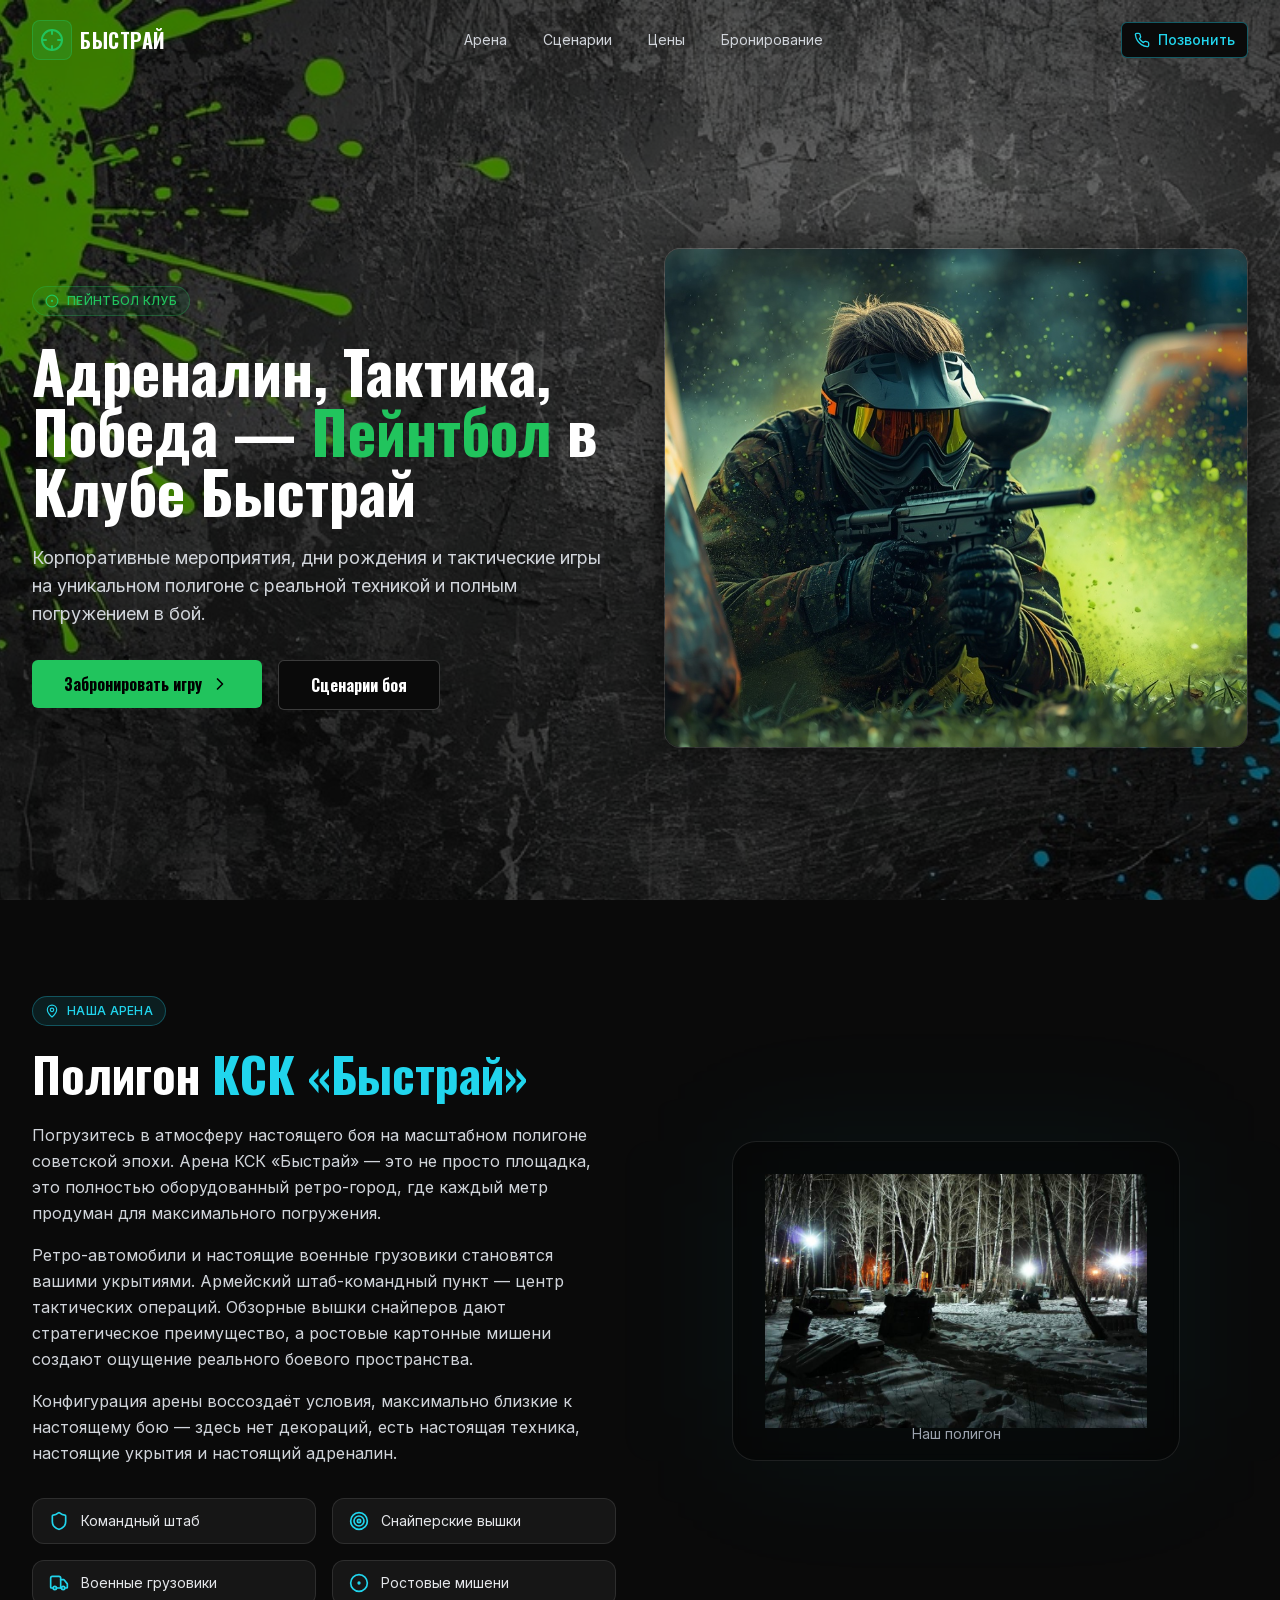
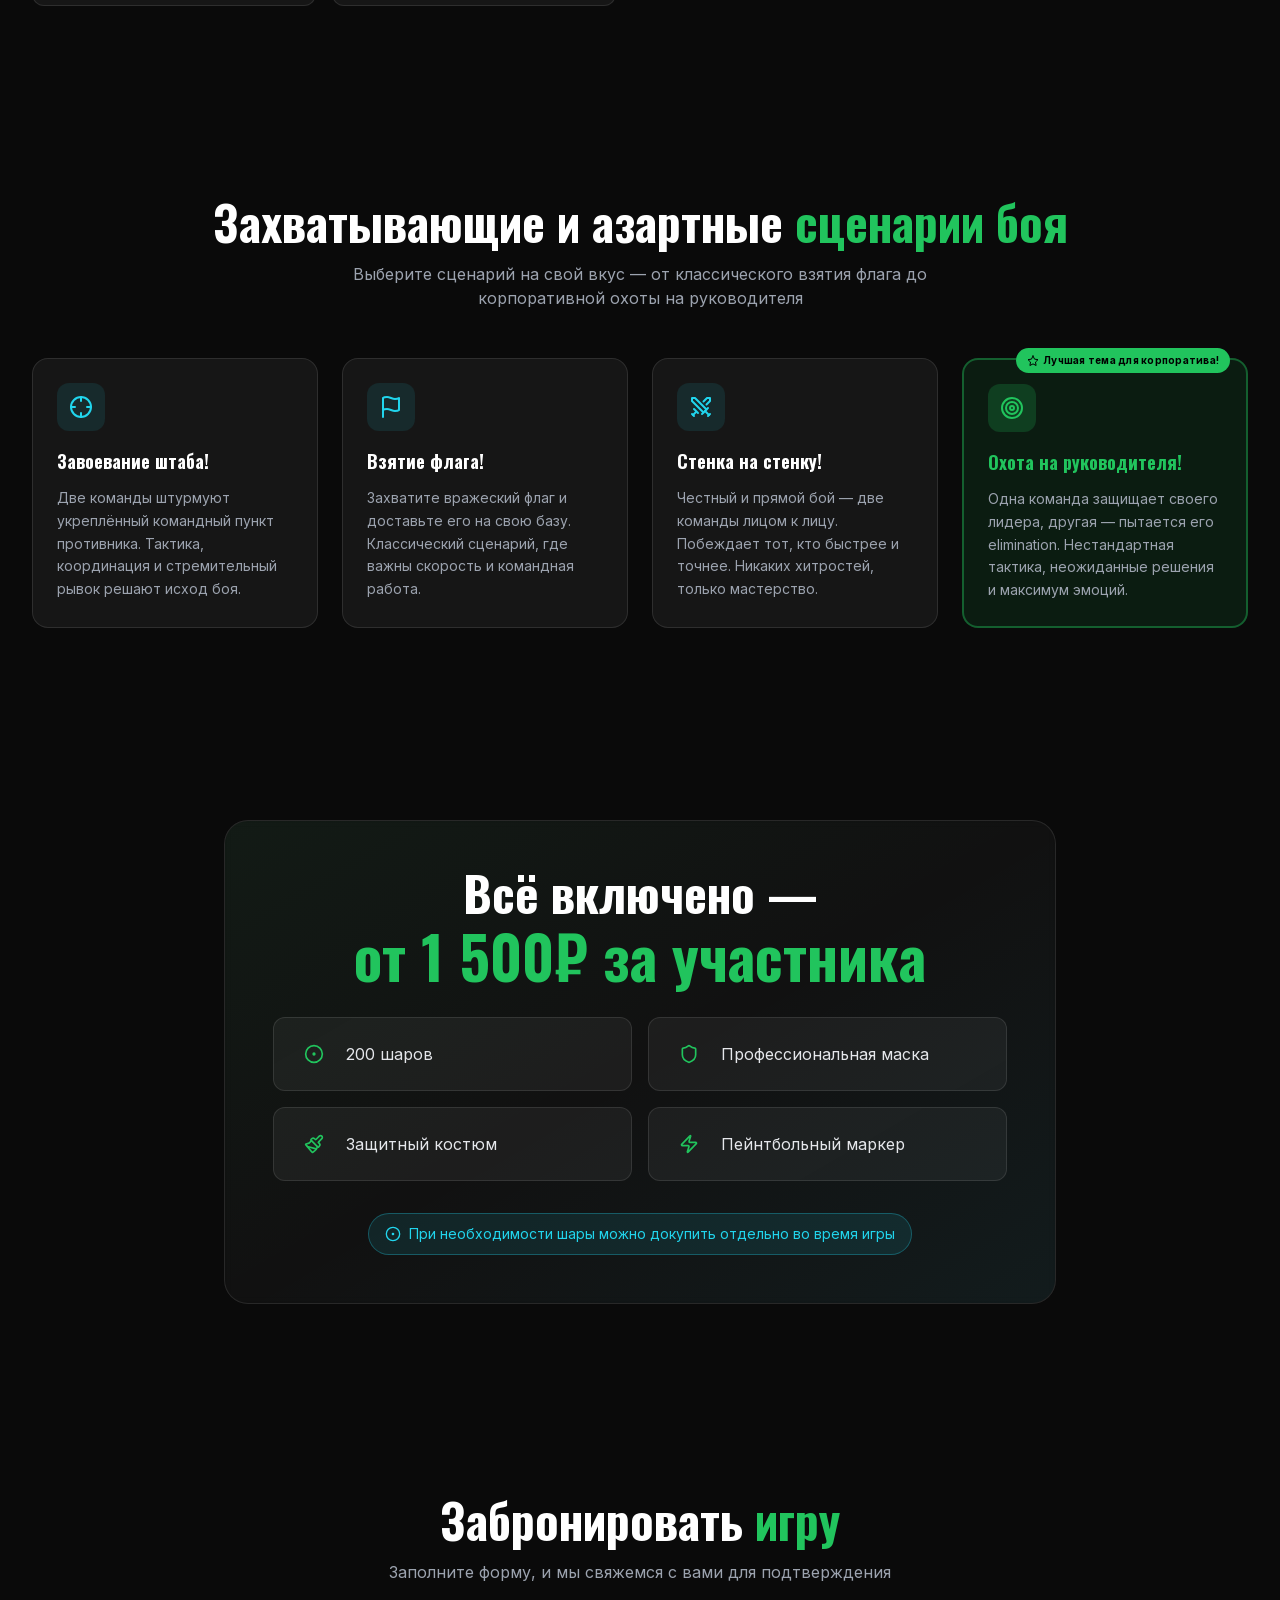
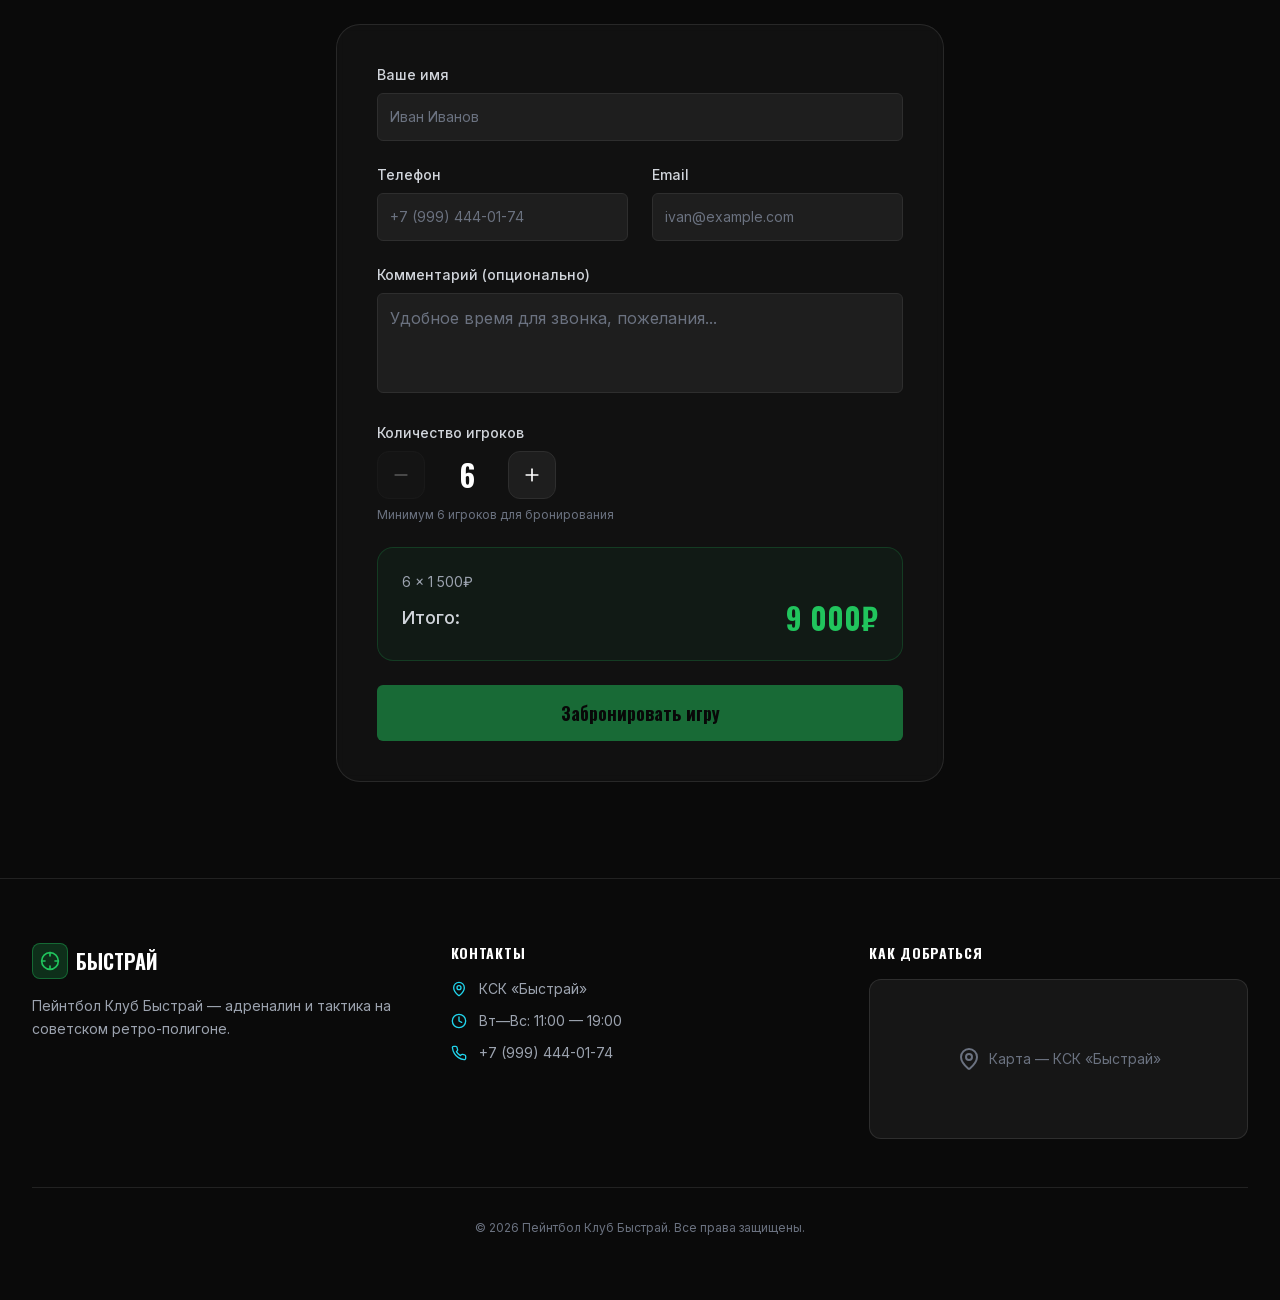
<file: index.html>
<!DOCTYPE html><html lang="ru" class="dark"><head><meta charSet="utf-8"/><meta name="viewport" content="width=device-width, initial-scale=1"/><link rel="preload" href="/_next/static/media/21350d82a1f187e9-s.p.woff2" as="font" crossorigin="" type="font/woff2"/><link rel="preload" href="/_next/static/media/3b2a65bc67cf51e8-s.p.woff2" as="font" crossorigin="" type="font/woff2"/><link rel="preload" href="/_next/static/media/7f06be3f780a819a-s.p.woff2" as="font" crossorigin="" type="font/woff2"/><link rel="preload" href="/_next/static/media/e4af272ccee01ff0-s.p.woff2" as="font" crossorigin="" type="font/woff2"/><link rel="preload" as="image" href="/images/background.jpg"/><link rel="preload" as="image" href="/images/hero.jpg"/><link rel="preload" as="image" href="/images/mask.jpg"/><link rel="stylesheet" href="/_next/static/css/9274521055dc2046.css" crossorigin="" data-precedence="next"/><link rel="preload" as="script" fetchPriority="low" href="/_next/static/chunks/webpack-90b53f1d563fd878.js" crossorigin=""/><script src="/_next/static/chunks/fd9d1056-32412c41cd0e1654.js" async="" crossorigin=""></script><script src="/_next/static/chunks/472-3fc4a8bf2e951d82.js" async="" crossorigin=""></script><script src="/_next/static/chunks/main-app-ce281d8555633725.js" async="" crossorigin=""></script><script src="/_next/static/chunks/370-dbae62bd3d6efebc.js" async=""></script><script src="/_next/static/chunks/app/page-6687155d68b4f993.js" async=""></script><script src="/_next/static/chunks/648-8733184b89d886f6.js" async=""></script><script src="/_next/static/chunks/app/layout-6d06668e443a455a.js" async=""></script><meta name="referrer" content="no-referrer"/><meta name="theme-color" content="#007bff"/><title>Пейнтбол Клуб Быстрай — Адреналин, Тактика, Победа</title><meta name="description" content="Пейнтбол в КСК «Быстрай». Советский ретро-полигон, реальные автомобили, вышки снайперов и захватывающие сценарии боя. Корпоративы, дни рождения, тактические игры."/><meta property="og:title" content="Пейнтбол Клуб Быстрай"/><meta property="og:description" content="Адреналин, тактика и победа на ретро‑полигоне КСК «Быстрай»."/><meta property="og:url" content="https://bistray.ru/"/><meta property="og:site_name" content="Быстрай"/><meta property="og:locale" content="ru_RU"/><meta property="og:image" content="https://bistray.ru/images/background.jpg"/><meta property="og:image:width" content="1200"/><meta property="og:image:height" content="630"/><meta property="og:image:alt" content="Пейнтбол Клуб Быстрай – фон"/><meta property="og:type" content="website"/><meta name="twitter:card" content="summary_large_image"/><meta name="twitter:title" content="Пейнтбол Клуб Быстрай"/><meta name="twitter:description" content="Адреналин, тактика и победа на ретро‑полигоне КСК «Быстрай»."/><meta name="twitter:image" content="https://bistray.ru/images/background.jpg"/><meta name="twitter:image:width" content="1200"/><meta name="twitter:image:height" content="630"/><meta name="twitter:image:alt" content="Пейнтбол Клуб Быстрай – фон"/><meta name="next-size-adjust"/><script type="application/ld+json">{"@context":"https://schema.org","@type":"LocalBusiness","name":"Пейнтбол Клуб Быстрай","image":"https://bistray.ru/images/hero.jpg","address":{"@type":"PostalAddress","streetAddress":"ул. Примерная, 12","addressLocality":"Екатеринбург","postalCode":"620000","addressRegion":"Sverdlovsk Oblast"},"telephone":"+7-999-444-01-74","priceRange":"от 2000 ₽","openingHoursSpecification":{"@type":"OpeningHoursSpecification","dayOfWeek":["Monday","Tuesday","Wednesday","Thursday","Friday","Saturday","Sunday"],"opens":"11:00","closes":"19:00"}}</script><script type="application/ld+json">{"@context":"https://schema.org","@type":"FAQPage","mainEntity":[{"@type":"Question","name":"Как забронировать игру?","acceptedAnswer":{"@type":"Answer","text":"Для бронирования отправьте форму на нашем сайте, и мы свяжемся с вами в ближайшее время."}},{"@type":"Question","name":"Какие сценарии доступны?","acceptedAnswer":{"@type":"Answer","text":"Доступны сценарии «Взятие флага», «Охота на руководителя», «Стенка на стенку» и другие."}},{"@type":"Question","name":"Есть ли скидки для корпоративных клиентов?","acceptedAnswer":{"@type":"Answer","text":"Да, для корпоративных групп действуют специальные цены и индивидуальные программы."}}]}</script><script src="/_next/static/chunks/polyfills-c67a75d1b6f99dc8.js" crossorigin="" noModule=""></script></head><body class="__variable_fcbcbf __variable_d84244 font-body antialiased"><div class="relative min-h-screen overflow-x-hidden"><div class="fixed top-0 left-0 w-[100vw] h-[100vh] overflow-hidden" style="z-index:-10"><img src="/images/background.jpg" alt="" class="absolute w-full h-[140vh] object-cover object-center will-change-transform"/><div class="absolute inset-0 bg-black/50"></div></div><header class="fixed top-0 left-0 right-0 z-50 transition-all duration-300 bg-transparent"><div class="max-w-7xl mx-auto px-4 sm:px-6 lg:px-8"><div class="flex items-center justify-between h-16 sm:h-20"><a href="#" class="flex items-center gap-2 group"><div class="w-9 h-9 sm:w-10 sm:h-10 rounded-lg bg-neon-green/20 border border-neon-green/40 flex items-center justify-center transition-all duration-300 group-hover:bg-neon-green/30 group-hover:border-neon-green/60"><svg xmlns="http://www.w3.org/2000/svg" width="24" height="24" viewBox="0 0 24 24" fill="none" stroke="currentColor" stroke-width="2" stroke-linecap="round" stroke-linejoin="round" class="lucide lucide-crosshair w-5 h-5 sm:w-6 sm:h-6 text-neon-green"><circle cx="12" cy="12" r="10"></circle><line x1="22" x2="18" y1="12" y2="12"></line><line x1="6" x2="2" y1="12" y2="12"></line><line x1="12" x2="12" y1="6" y2="2"></line><line x1="12" x2="12" y1="22" y2="18"></line></svg></div><span class="font-heading text-lg sm:text-xl font-bold text-white tracking-wide">БЫСТРАЙ</span></a><nav class="hidden md:flex items-center gap-1"><a href="#arena" class="px-4 py-2 text-sm text-gray-300 hover:text-neon-green transition-colors duration-300 rounded-lg hover:bg-white/5">Арена</a><a href="#scenarios" class="px-4 py-2 text-sm text-gray-300 hover:text-neon-green transition-colors duration-300 rounded-lg hover:bg-white/5">Сценарии</a><a href="#pricing" class="px-4 py-2 text-sm text-gray-300 hover:text-neon-green transition-colors duration-300 rounded-lg hover:bg-white/5">Цены</a><a href="#booking" class="px-4 py-2 text-sm text-gray-300 hover:text-neon-green transition-colors duration-300 rounded-lg hover:bg-white/5">Бронирование</a></nav><div class="flex items-center gap-3"><a href="tel:+79994440174"><button class="items-center justify-center whitespace-nowrap text-sm font-medium ring-offset-background focus-visible:outline-none focus-visible:ring-2 focus-visible:ring-ring focus-visible:ring-offset-2 disabled:pointer-events-none disabled:opacity-50 border bg-background h-9 rounded-md px-3 hidden sm:inline-flex border-neon-cyan/40 text-neon-cyan hover:bg-neon-cyan/10 hover:text-neon-cyan hover:border-neon-cyan transition-all duration-300"><svg xmlns="http://www.w3.org/2000/svg" width="24" height="24" viewBox="0 0 24 24" fill="none" stroke="currentColor" stroke-width="2" stroke-linecap="round" stroke-linejoin="round" class="lucide lucide-phone w-4 h-4 mr-2"><path d="M22 16.92v3a2 2 0 0 1-2.18 2 19.79 19.79 0 0 1-8.63-3.07 19.5 19.5 0 0 1-6-6 19.79 19.79 0 0 1-3.07-8.67A2 2 0 0 1 4.11 2h3a2 2 0 0 1 2 1.72 12.84 12.84 0 0 0 .7 2.81 2 2 0 0 1-.45 2.11L8.09 9.91a16 16 0 0 0 6 6l1.27-1.27a2 2 0 0 1 2.11-.45 12.84 12.84 0 0 0 2.81.7A2 2 0 0 1 22 16.92z"></path></svg>Позвонить</button><button class="inline-flex items-center justify-center whitespace-nowrap rounded-md text-sm font-medium ring-offset-background transition-colors focus-visible:outline-none focus-visible:ring-2 focus-visible:ring-ring focus-visible:ring-offset-2 disabled:pointer-events-none disabled:opacity-50 border bg-background sm:hidden border-neon-cyan/40 text-neon-cyan hover:bg-neon-cyan/10 hover:text-neon-cyan h-12 w-12"><svg xmlns="http://www.w3.org/2000/svg" width="24" height="24" viewBox="0 0 24 24" fill="none" stroke="currentColor" stroke-width="2" stroke-linecap="round" stroke-linejoin="round" class="lucide lucide-phone w-5 h-5"><path d="M22 16.92v3a2 2 0 0 1-2.18 2 19.79 19.79 0 0 1-8.63-3.07 19.5 19.5 0 0 1-6-6 19.79 19.79 0 0 1-3.07-8.67A2 2 0 0 1 4.11 2h3a2 2 0 0 1 2 1.72 12.84 12.84 0 0 0 .7 2.81 2 2 0 0 1-.45 2.11L8.09 9.91a16 16 0 0 0 6 6l1.27-1.27a2 2 0 0 1 2.11-.45 12.84 12.84 0 0 0 2.81.7A2 2 0 0 1 22 16.92z"></path></svg></button></a><button class="md:hidden w-12 h-12 flex items-center justify-center text-gray-300 hover:text-white transition-colors rounded-lg active:bg-white/10" aria-label="Toggle menu" aria-expanded="false"><svg xmlns="http://www.w3.org/2000/svg" width="24" height="24" viewBox="0 0 24 24" fill="none" stroke="currentColor" stroke-width="2" stroke-linecap="round" stroke-linejoin="round" class="lucide lucide-menu w-6 h-6"><line x1="4" x2="20" y1="12" y2="12"></line><line x1="4" x2="20" y1="6" y2="6"></line><line x1="4" x2="20" y1="18" y2="18"></line></svg></button></div></div><div class="md:hidden overflow-hidden transition-all duration-300 ease-in-out max-h-0 opacity-0"><nav class="pb-4 border-t border-white/10 pt-4 flex flex-col gap-1"><a href="#arena" class="px-4 py-3.5 text-base text-gray-300 hover:text-neon-green active:text-neon-green transition-colors duration-300 rounded-lg hover:bg-white/5 active:bg-white/10">Арена</a><a href="#scenarios" class="px-4 py-3.5 text-base text-gray-300 hover:text-neon-green active:text-neon-green transition-colors duration-300 rounded-lg hover:bg-white/5 active:bg-white/10">Сценарии</a><a href="#pricing" class="px-4 py-3.5 text-base text-gray-300 hover:text-neon-green active:text-neon-green transition-colors duration-300 rounded-lg hover:bg-white/5 active:bg-white/10">Цены</a><a href="#booking" class="px-4 py-3.5 text-base text-gray-300 hover:text-neon-green active:text-neon-green transition-colors duration-300 rounded-lg hover:bg-white/5 active:bg-white/10">Бронирование</a></nav></div></div></header><main><section class="relative z-10 min-h-screen flex items-center pt-20 sm:pt-24 overflow-hidden"><div class="max-w-7xl mx-auto px-4 sm:px-6 lg:px-8 w-full"><div class="flex flex-col lg:flex-row items-center gap-12 opacity-0"><div class="flex-1 text-left max-w-2xl lg:max-w-none"><div class="inline-flex items-center gap-2 px-3 py-1.5 rounded-full bg-neon-green/10 border border-neon-green/30 mb-6"><svg xmlns="http://www.w3.org/2000/svg" width="24" height="24" viewBox="0 0 24 24" fill="none" stroke="currentColor" stroke-width="2" stroke-linecap="round" stroke-linejoin="round" class="lucide lucide-circle-dot w-3.5 h-3.5 text-neon-green"><circle cx="12" cy="12" r="10"></circle><circle cx="12" cy="12" r="1"></circle></svg><span class="text-xs font-medium text-neon-green tracking-wide uppercase">Пейнтбол Клуб</span></div><h1 class="font-heading text-3xl sm:text-5xl lg:text-5xl xl:text-6xl font-bold text-white leading-[1.1] mb-6">Адреналин, Тактика, Победа —<!-- --> <span class="text-neon-green animate-neon-pulse">Пейнтбол</span> <!-- -->в Клубе Быстрай</h1><p class="text-base sm:text-lg text-gray-300 max-w-xl mb-8 leading-relaxed">Корпоративные мероприятия, дни рождения и тактические игры на уникальном полигоне с реальной техникой и полным погружением в бой.</p><div class="flex flex-col sm:flex-row gap-4"><a href="#booking" class="w-full sm:w-auto"><button class="inline-flex items-center justify-center whitespace-nowrap ring-offset-background focus-visible:outline-none focus-visible:ring-2 focus-visible:ring-ring focus-visible:ring-offset-2 disabled:pointer-events-none disabled:opacity-50 h-11 rounded-md w-full sm:w-auto bg-neon-green hover:bg-neon-green/90 text-black font-heading font-bold text-base px-8 py-6 animate-float-glow transition-all duration-300 hover:scale-105">Забронировать игру<svg xmlns="http://www.w3.org/2000/svg" width="24" height="24" viewBox="0 0 24 24" fill="none" stroke="currentColor" stroke-width="2" stroke-linecap="round" stroke-linejoin="round" class="lucide lucide-chevron-right w-5 h-5 ml-2"><path d="m9 18 6-6-6-6"></path></svg></button></a><a href="#scenarios" class="w-full sm:w-auto"><button class="inline-flex items-center justify-center whitespace-nowrap ring-offset-background focus-visible:outline-none focus-visible:ring-2 focus-visible:ring-ring focus-visible:ring-offset-2 disabled:pointer-events-none disabled:opacity-50 border bg-background hover:text-accent-foreground h-11 rounded-md w-full sm:w-auto border-white/20 text-white hover:bg-white/10 hover:border-white/40 font-heading font-bold text-base px-8 py-6 transition-all duration-300">Сценарии боя</button></a></div></div><div class="relative hidden lg:flex flex-1 items-center justify-center min-h-[450px]"><div class="absolute w-72 h-72 bg-neon-green/10 rounded-full blur-[120px] pointer-events-none"></div><img src="/images/hero.jpg" alt="Пейнтбол Клуб Быстрай" class="relative z-10 object-cover rounded-2xl max-w-full h-[500px] shadow-[0_0_50px_rgba(0,0,0,0.7)] border border-white/10 transform hover:scale-[1.02] transition-transform duration-500"/></div></div></div></section><section id="arena" class="relative z-10 py-12 sm:py-24"><div class="max-w-7xl mx-auto px-4 sm:px-6 lg:px-8"><div class="grid lg:grid-cols-2 gap-12 items-center"><div><div class="inline-flex items-center gap-2 px-3 py-1.5 rounded-full bg-neon-cyan/10 border border-neon-cyan/30 mb-6"><svg xmlns="http://www.w3.org/2000/svg" width="24" height="24" viewBox="0 0 24 24" fill="none" stroke="currentColor" stroke-width="2" stroke-linecap="round" stroke-linejoin="round" class="lucide lucide-map-pin w-3.5 h-3.5 text-neon-cyan"><path d="M20 10c0 4.993-5.539 10.193-7.399 11.799a1 1 0 0 1-1.202 0C9.539 20.193 4 14.993 4 10a8 8 0 0 1 16 0"></path><circle cx="12" cy="10" r="3"></circle></svg><span class="text-xs font-medium text-neon-cyan tracking-wide uppercase">Наша Арена</span></div><h2 class="font-heading text-3xl sm:text-4xl lg:text-5xl font-bold text-white mb-6 leading-tight">Полигон<!-- --> <span class="text-neon-cyan">КСК «Быстрай»</span></h2><div class="space-y-4 text-gray-300 leading-relaxed"><p>Погрузитесь в атмосферу настоящего боя на масштабном полигоне советской эпохи. Арена КСК «Быстрай» — это не просто площадка, это полностью оборудованный ретро-город, где каждый метр продуман для максимального погружения.</p><p>Ретро-автомобили и настоящие военные грузовики становятся вашими укрытиями. Армейский штаб-командный пункт — центр тактических операций. Обзорные вышки снайперов дают стратегическое преимущество, а ростовые картонные мишени создают ощущение реального боевого пространства.</p><p>Конфигурация арены воссоздаёт условия, максимально близкие к настоящему бою — здесь нет декораций, есть настоящая техника, настоящие укрытия и настоящий адреналин.</p></div><div class="grid grid-cols-2 gap-4 mt-8"><div class="flex items-center gap-3 px-4 py-3 rounded-xl bg-white/5 border border-white/10 transition-all duration-300 hover:border-neon-cyan/30 hover:bg-neon-cyan/5"><svg xmlns="http://www.w3.org/2000/svg" width="24" height="24" viewBox="0 0 24 24" fill="none" stroke="currentColor" stroke-width="2" stroke-linecap="round" stroke-linejoin="round" class="lucide lucide-shield w-5 h-5 text-neon-cyan flex-shrink-0"><path d="M20 13c0 5-3.5 7.5-7.66 8.95a1 1 0 0 1-.67-.01C7.5 20.5 4 18 4 13V6a1 1 0 0 1 1-1c2 0 4.5-1.2 6.24-2.72a1.17 1.17 0 0 1 1.52 0C14.51 3.81 17 5 19 5a1 1 0 0 1 1 1z"></path></svg><span class="text-sm text-gray-200">Командный штаб</span></div><div class="flex items-center gap-3 px-4 py-3 rounded-xl bg-white/5 border border-white/10 transition-all duration-300 hover:border-neon-cyan/30 hover:bg-neon-cyan/5"><svg xmlns="http://www.w3.org/2000/svg" width="24" height="24" viewBox="0 0 24 24" fill="none" stroke="currentColor" stroke-width="2" stroke-linecap="round" stroke-linejoin="round" class="lucide lucide-target w-5 h-5 text-neon-cyan flex-shrink-0"><circle cx="12" cy="12" r="10"></circle><circle cx="12" cy="12" r="6"></circle><circle cx="12" cy="12" r="2"></circle></svg><span class="text-sm text-gray-200">Снайперские вышки</span></div><div class="flex items-center gap-3 px-4 py-3 rounded-xl bg-white/5 border border-white/10 transition-all duration-300 hover:border-neon-cyan/30 hover:bg-neon-cyan/5"><svg xmlns="http://www.w3.org/2000/svg" width="24" height="24" viewBox="0 0 24 24" fill="none" stroke="currentColor" stroke-width="2" stroke-linecap="round" stroke-linejoin="round" class="lucide lucide-truck w-5 h-5 text-neon-cyan flex-shrink-0"><path d="M14 18V6a2 2 0 0 0-2-2H4a2 2 0 0 0-2 2v11a1 1 0 0 0 1 1h2"></path><path d="M15 18H9"></path><path d="M19 18h2a1 1 0 0 0 1-1v-3.65a1 1 0 0 0-.22-.624l-3.48-4.35A1 1 0 0 0 17.52 8H14"></path><circle cx="17" cy="18" r="2"></circle><circle cx="7" cy="18" r="2"></circle></svg><span class="text-sm text-gray-200">Военные грузовики</span></div><div class="flex items-center gap-3 px-4 py-3 rounded-xl bg-white/5 border border-white/10 transition-all duration-300 hover:border-neon-cyan/30 hover:bg-neon-cyan/5"><svg xmlns="http://www.w3.org/2000/svg" width="24" height="24" viewBox="0 0 24 24" fill="none" stroke="currentColor" stroke-width="2" stroke-linecap="round" stroke-linejoin="round" class="lucide lucide-circle-dot w-5 h-5 text-neon-cyan flex-shrink-0"><circle cx="12" cy="12" r="10"></circle><circle cx="12" cy="12" r="1"></circle></svg><span class="text-sm text-gray-200">Ростовые мишени</span></div></div></div><div class="relative flex items-center justify-center"><div class="relative w-full max-w-md mx-auto"><div class="absolute inset-0 bg-neon-cyan/5 rounded-3xl blur-3xl"></div><div class="relative rounded-3xl overflow-hidden border border-white/10 bg-black/40 backdrop-blur-sm p-8"><img src="/images/mask.jpg" alt="Наш полигон" class="w-full h-auto object-contain"/><div class="absolute bottom-4 left-4 right-4 text-center"><p class="text-sm text-gray-400">Наш полигон</p></div></div></div></div></div></div></section><section id="scenarios" class="relative z-10 py-12 sm:py-24"><div class="max-w-7xl mx-auto px-4 sm:px-6 lg:px-8"><div class="text-center mb-12"><h2 class="font-heading text-3xl sm:text-4xl lg:text-5xl font-bold text-white mb-4">Захватывающие и азартные<!-- --> <span class="text-neon-green">сценарии боя</span></h2><p class="text-gray-400 max-w-2xl mx-auto">Выберите сценарий на свой вкус — от классического взятия флага до корпоративной охоты на руководителя</p></div><div class="grid sm:grid-cols-2 lg:grid-cols-4 gap-6"><div class="group relative rounded-2xl p-6 transition-all duration-300 hover:-translate-y-1 bg-white/5 border border-white/10 hover:border-neon-cyan/30 hover:bg-white/[0.07]"><div class="w-12 h-12 rounded-xl flex items-center justify-center mb-4 transition-all duration-300 bg-neon-cyan/10 group-hover:bg-neon-cyan/20"><svg xmlns="http://www.w3.org/2000/svg" width="24" height="24" viewBox="0 0 24 24" fill="none" stroke="currentColor" stroke-width="2" stroke-linecap="round" stroke-linejoin="round" class="lucide lucide-crosshair w-6 h-6 text-neon-cyan"><circle cx="12" cy="12" r="10"></circle><line x1="22" x2="18" y1="12" y2="12"></line><line x1="6" x2="2" y1="12" y2="12"></line><line x1="12" x2="12" y1="6" y2="2"></line><line x1="12" x2="12" y1="22" y2="18"></line></svg></div><h3 class="font-heading text-lg font-bold mb-3 text-white">Завоевание штаба!</h3><p class="text-sm text-gray-400 leading-relaxed">Две команды штурмуют укреплённый командный пункт противника. Тактика, координация и стремительный рывок решают исход боя.</p></div><div class="group relative rounded-2xl p-6 transition-all duration-300 hover:-translate-y-1 bg-white/5 border border-white/10 hover:border-neon-cyan/30 hover:bg-white/[0.07]"><div class="w-12 h-12 rounded-xl flex items-center justify-center mb-4 transition-all duration-300 bg-neon-cyan/10 group-hover:bg-neon-cyan/20"><svg xmlns="http://www.w3.org/2000/svg" width="24" height="24" viewBox="0 0 24 24" fill="none" stroke="currentColor" stroke-width="2" stroke-linecap="round" stroke-linejoin="round" class="lucide lucide-flag w-6 h-6 text-neon-cyan"><path d="M4 15s1-1 4-1 5 2 8 2 4-1 4-1V3s-1 1-4 1-5-2-8-2-4 1-4 1z"></path><line x1="4" x2="4" y1="22" y2="15"></line></svg></div><h3 class="font-heading text-lg font-bold mb-3 text-white">Взятие флага!</h3><p class="text-sm text-gray-400 leading-relaxed">Захватите вражеский флаг и доставьте его на свою базу. Классический сценарий, где важны скорость и командная работа.</p></div><div class="group relative rounded-2xl p-6 transition-all duration-300 hover:-translate-y-1 bg-white/5 border border-white/10 hover:border-neon-cyan/30 hover:bg-white/[0.07]"><div class="w-12 h-12 rounded-xl flex items-center justify-center mb-4 transition-all duration-300 bg-neon-cyan/10 group-hover:bg-neon-cyan/20"><svg xmlns="http://www.w3.org/2000/svg" width="24" height="24" viewBox="0 0 24 24" fill="none" stroke="currentColor" stroke-width="2" stroke-linecap="round" stroke-linejoin="round" class="lucide lucide-swords w-6 h-6 text-neon-cyan"><polyline points="14.5 17.5 3 6 3 3 6 3 17.5 14.5"></polyline><line x1="13" x2="19" y1="19" y2="13"></line><line x1="16" x2="20" y1="16" y2="20"></line><line x1="19" x2="21" y1="21" y2="19"></line><polyline points="14.5 6.5 18 3 21 3 21 6 17.5 9.5"></polyline><line x1="5" x2="9" y1="14" y2="18"></line><line x1="7" x2="4" y1="17" y2="20"></line><line x1="3" x2="5" y1="19" y2="21"></line></svg></div><h3 class="font-heading text-lg font-bold mb-3 text-white">Стенка на стенку!</h3><p class="text-sm text-gray-400 leading-relaxed">Честный и прямой бой — две команды лицом к лицу. Побеждает тот, кто быстрее и точнее. Никаких хитростей, только мастерство.</p></div><div class="group relative rounded-2xl p-6 transition-all duration-300 hover:-translate-y-1 bg-neon-green/10 border-2 border-neon-green/40 hover:border-neon-green/70 hover:shadow-lg hover:shadow-neon-green/20"><div class="inline-flex items-center rounded-full border transition-colors focus:outline-none focus:ring-2 focus:ring-ring focus:ring-offset-2 border-transparent hover:bg-primary/80 absolute -top-3 right-4 bg-neon-green text-black font-bold text-[10px] px-2.5 py-1 tracking-wide"><svg xmlns="http://www.w3.org/2000/svg" width="24" height="24" viewBox="0 0 24 24" fill="none" stroke="currentColor" stroke-width="2" stroke-linecap="round" stroke-linejoin="round" class="lucide lucide-star w-3 h-3 mr-1"><polygon points="12 2 15.09 8.26 22 9.27 17 14.14 18.18 21.02 12 17.77 5.82 21.02 7 14.14 2 9.27 8.91 8.26 12 2"></polygon></svg>Лучшая тема для корпоратива!</div><div class="w-12 h-12 rounded-xl flex items-center justify-center mb-4 transition-all duration-300 bg-neon-green/20 group-hover:bg-neon-green/30"><svg xmlns="http://www.w3.org/2000/svg" width="24" height="24" viewBox="0 0 24 24" fill="none" stroke="currentColor" stroke-width="2" stroke-linecap="round" stroke-linejoin="round" class="lucide lucide-target w-6 h-6 text-neon-green"><circle cx="12" cy="12" r="10"></circle><circle cx="12" cy="12" r="6"></circle><circle cx="12" cy="12" r="2"></circle></svg></div><h3 class="font-heading text-lg font-bold mb-3 text-neon-green">Охота на руководителя!</h3><p class="text-sm text-gray-400 leading-relaxed">Одна команда защищает своего лидера, другая — пытается его elimination. Нестандартная тактика, неожиданные решения и максимум эмоций.</p></div></div></div></section><section id="pricing" class="relative z-10 py-12 sm:py-24"><div class="max-w-4xl mx-auto px-4 sm:px-6 lg:px-8"><div class="relative rounded-3xl overflow-hidden border border-white/10 bg-white/[0.03] backdrop-blur-sm"><div class="absolute inset-0 bg-gradient-to-br from-neon-green/5 via-transparent to-neon-cyan/5"></div><div class="relative p-8 sm:p-12 text-center"><h2 class="font-heading text-3xl sm:text-4xl lg:text-5xl font-bold text-white mb-2">Всё включено —</h2><div class="font-heading text-4xl sm:text-5xl lg:text-6xl font-bold text-neon-green mb-8 animate-neon-pulse">от <!-- -->1 500<!-- -->₽ за участника</div><div class="grid sm:grid-cols-2 gap-4 mb-8"><div class="flex items-center gap-3 px-5 py-4 rounded-xl bg-white/5 border border-white/10 transition-all duration-300 hover:border-neon-green/30"><div class="w-10 h-10 rounded-lg bg-neon-green/15 flex items-center justify-center flex-shrink-0"><svg xmlns="http://www.w3.org/2000/svg" width="24" height="24" viewBox="0 0 24 24" fill="none" stroke="currentColor" stroke-width="2" stroke-linecap="round" stroke-linejoin="round" class="lucide lucide-circle-dot w-5 h-5 text-neon-green"><circle cx="12" cy="12" r="10"></circle><circle cx="12" cy="12" r="1"></circle></svg></div><span class="text-sm sm:text-base text-gray-200 text-left">200 шаров</span></div><div class="flex items-center gap-3 px-5 py-4 rounded-xl bg-white/5 border border-white/10 transition-all duration-300 hover:border-neon-green/30"><div class="w-10 h-10 rounded-lg bg-neon-green/15 flex items-center justify-center flex-shrink-0"><svg xmlns="http://www.w3.org/2000/svg" width="24" height="24" viewBox="0 0 24 24" fill="none" stroke="currentColor" stroke-width="2" stroke-linecap="round" stroke-linejoin="round" class="lucide lucide-shield w-5 h-5 text-neon-green"><path d="M20 13c0 5-3.5 7.5-7.66 8.95a1 1 0 0 1-.67-.01C7.5 20.5 4 18 4 13V6a1 1 0 0 1 1-1c2 0 4.5-1.2 6.24-2.72a1.17 1.17 0 0 1 1.52 0C14.51 3.81 17 5 19 5a1 1 0 0 1 1 1z"></path></svg></div><span class="text-sm sm:text-base text-gray-200 text-left">Профессиональная маска</span></div><div class="flex items-center gap-3 px-5 py-4 rounded-xl bg-white/5 border border-white/10 transition-all duration-300 hover:border-neon-green/30"><div class="w-10 h-10 rounded-lg bg-neon-green/15 flex items-center justify-center flex-shrink-0"><svg xmlns="http://www.w3.org/2000/svg" width="24" height="24" viewBox="0 0 24 24" fill="none" stroke="currentColor" stroke-width="2" stroke-linecap="round" stroke-linejoin="round" class="lucide lucide-paintbrush w-5 h-5 text-neon-green"><path d="m14.622 17.897-10.68-2.913"></path><path d="M18.376 2.622a1 1 0 1 1 3.002 3.002L17.36 9.643a.5.5 0 0 0 0 .707l.944.944a2.41 2.41 0 0 1 0 3.408l-.944.944a.5.5 0 0 1-.707 0L8.354 7.348a.5.5 0 0 1 0-.707l.944-.944a2.41 2.41 0 0 1 3.408 0l.944.944a.5.5 0 0 0 .707 0z"></path><path d="M9 8c-1.804 2.71-3.97 3.46-6.583 3.948a.507.507 0 0 0-.302.819l7.32 8.883a1 1 0 0 0 1.185.204C12.735 20.405 16 16.792 16 15"></path></svg></div><span class="text-sm sm:text-base text-gray-200 text-left">Защитный костюм</span></div><div class="flex items-center gap-3 px-5 py-4 rounded-xl bg-white/5 border border-white/10 transition-all duration-300 hover:border-neon-green/30"><div class="w-10 h-10 rounded-lg bg-neon-green/15 flex items-center justify-center flex-shrink-0"><svg xmlns="http://www.w3.org/2000/svg" width="24" height="24" viewBox="0 0 24 24" fill="none" stroke="currentColor" stroke-width="2" stroke-linecap="round" stroke-linejoin="round" class="lucide lucide-zap w-5 h-5 text-neon-green"><path d="M4 14a1 1 0 0 1-.78-1.63l9.9-10.2a.5.5 0 0 1 .86.46l-1.92 6.02A1 1 0 0 0 13 10h7a1 1 0 0 1 .78 1.63l-9.9 10.2a.5.5 0 0 1-.86-.46l1.92-6.02A1 1 0 0 0 11 14z"></path></svg></div><span class="text-sm sm:text-base text-gray-200 text-left">Пейнтбольный маркер</span></div></div><div class="inline-flex items-center gap-2 px-4 py-2.5 rounded-full bg-neon-cyan/10 border border-neon-cyan/30"><svg xmlns="http://www.w3.org/2000/svg" width="24" height="24" viewBox="0 0 24 24" fill="none" stroke="currentColor" stroke-width="2" stroke-linecap="round" stroke-linejoin="round" class="lucide lucide-circle-dot w-4 h-4 text-neon-cyan"><circle cx="12" cy="12" r="10"></circle><circle cx="12" cy="12" r="1"></circle></svg><span class="text-sm text-neon-cyan">При необходимости шары можно докупить отдельно во время игры</span></div></div></div></div></section><section id="booking" class="relative z-10 py-12 sm:py-24"><div class="max-w-2xl mx-auto px-4 sm:px-6 lg:px-8"><div class="text-center mb-10"><h2 class="font-heading text-3xl sm:text-4xl lg:text-5xl font-bold text-white mb-4">Забронировать<!-- --> <span class="text-neon-green">игру</span></h2><p class="text-gray-400">Заполните форму, и мы свяжемся с вами для подтверждения</p></div><form class="rounded-3xl p-8 sm:p-10 bg-white/[0.03] border border-white/10 backdrop-blur-sm space-y-6"><div><label class="block text-sm font-medium text-gray-300 mb-2">Ваше имя</label><input class="flex w-full rounded-md border px-3 py-2 text-sm ring-offset-background file:border-0 file:bg-transparent file:text-sm file:font-medium file:text-foreground focus-visible:outline-none focus-visible:ring-2 focus-visible:ring-ring focus-visible:ring-offset-2 disabled:cursor-not-allowed disabled:opacity-50 h-12 bg-white/5 border-white/15 text-white placeholder:text-gray-500 focus:border-neon-green/50 focus:ring-neon-green/30" placeholder="Иван Иванов" value=""/></div><div class="grid sm:grid-cols-2 gap-6"><div><label class="block text-sm font-medium text-gray-300 mb-2">Телефон</label><input type="tel" class="flex w-full rounded-md border px-3 py-2 text-sm ring-offset-background file:border-0 file:bg-transparent file:text-sm file:font-medium file:text-foreground focus-visible:outline-none focus-visible:ring-2 focus-visible:ring-ring focus-visible:ring-offset-2 disabled:cursor-not-allowed disabled:opacity-50 h-12 bg-white/5 border-white/15 text-white placeholder:text-gray-500 focus:border-neon-green/50 focus:ring-neon-green/30" placeholder="+7 (999) 444-01-74" value=""/></div><div><label class="block text-sm font-medium text-gray-300 mb-2">Email</label><input type="email" class="flex w-full rounded-md border px-3 py-2 text-sm ring-offset-background file:border-0 file:bg-transparent file:text-sm file:font-medium file:text-foreground focus-visible:outline-none focus-visible:ring-2 focus-visible:ring-ring focus-visible:ring-offset-2 disabled:cursor-not-allowed disabled:opacity-50 h-12 bg-white/5 border-white/15 text-white placeholder:text-gray-500 focus:border-neon-green/50 focus:ring-neon-green/30" placeholder="ivan@example.com" value=""/></div></div><div><label class="block text-sm font-medium text-gray-300 mb-2">Комментарий (опционально)</label><textarea placeholder="Удобное время для звонка, пожелания..." class="w-full min-h-[100px] p-3 rounded-md bg-white/5 border border-white/15 text-white placeholder:text-gray-500 focus:border-neon-green/50 focus:ring-neon-green/30 resize-none"></textarea></div><div><label class="block text-sm font-medium text-gray-300 mb-2">Количество игроков</label><div class="flex items-center gap-4"><button type="button" disabled="" class="w-12 h-12 rounded-xl bg-white/5 border border-white/15 flex items-center justify-center text-white hover:bg-white/10 hover:border-neon-green/30 transition-all duration-300 disabled:opacity-30 disabled:cursor-not-allowed active:scale-95"><svg xmlns="http://www.w3.org/2000/svg" width="24" height="24" viewBox="0 0 24 24" fill="none" stroke="currentColor" stroke-width="2" stroke-linecap="round" stroke-linejoin="round" class="lucide lucide-minus w-5 h-5"><path d="M5 12h14"></path></svg></button><span class="font-heading text-3xl font-bold text-white min-w-[3ch] text-center select-none">6</span><button type="button" class="w-12 h-12 rounded-xl bg-white/5 border border-white/15 flex items-center justify-center text-white hover:bg-white/10 hover:border-neon-green/30 transition-all duration-300 active:scale-95"><svg xmlns="http://www.w3.org/2000/svg" width="24" height="24" viewBox="0 0 24 24" fill="none" stroke="currentColor" stroke-width="2" stroke-linecap="round" stroke-linejoin="round" class="lucide lucide-plus w-5 h-5"><path d="M5 12h14"></path><path d="M12 5v14"></path></svg></button></div><p class="text-xs text-gray-500 mt-2">Минимум 6 игроков для бронирования</p></div><div class="rounded-2xl p-6 bg-neon-green/5 border border-neon-green/20"><div class="flex items-center justify-between mb-2"><span class="text-sm text-gray-400">6<!-- --> x <!-- -->1 500<!-- -->₽</span></div><div class="flex items-center justify-between"><span class="text-lg text-gray-300 font-medium">Итого:</span><span class="font-heading text-3xl font-bold text-neon-green">9 000<!-- -->₽</span></div></div><button class="inline-flex items-center justify-center whitespace-nowrap ring-offset-background focus-visible:outline-none focus-visible:ring-2 focus-visible:ring-ring focus-visible:ring-offset-2 disabled:pointer-events-none rounded-md px-8 w-full h-14 bg-neon-green hover:bg-neon-green/90 text-black font-heading font-bold text-lg animate-float-glow transition-all duration-300 hover:scale-[1.02] active:scale-[0.98] disabled:opacity-50 disabled:hover:scale-100" type="submit" disabled="">Забронировать игру</button></form></div></section></main><footer class="relative z-10 py-16 border-t border-white/10"><div class="max-w-7xl mx-auto px-4 sm:px-6 lg:px-8"><div class="grid sm:grid-cols-2 lg:grid-cols-3 gap-10"><div><div class="flex items-center gap-2 mb-4"><div class="w-9 h-9 rounded-lg bg-neon-green/20 border border-neon-green/40 flex items-center justify-center"><svg xmlns="http://www.w3.org/2000/svg" width="24" height="24" viewBox="0 0 24 24" fill="none" stroke="currentColor" stroke-width="2" stroke-linecap="round" stroke-linejoin="round" class="lucide lucide-crosshair w-5 h-5 text-neon-green"><circle cx="12" cy="12" r="10"></circle><line x1="22" x2="18" y1="12" y2="12"></line><line x1="6" x2="2" y1="12" y2="12"></line><line x1="12" x2="12" y1="6" y2="2"></line><line x1="12" x2="12" y1="22" y2="18"></line></svg></div><span class="font-heading text-xl font-bold text-white">БЫСТРАЙ</span></div><p class="text-sm text-gray-400 leading-relaxed">Пейнтбол Клуб Быстрай — адреналин и тактика на советском ретро-полигоне.</p></div><div><h4 class="font-heading text-sm font-bold text-white uppercase tracking-wider mb-4">Контакты</h4><div class="space-y-3"><div class="flex items-start gap-3"><svg xmlns="http://www.w3.org/2000/svg" width="24" height="24" viewBox="0 0 24 24" fill="none" stroke="currentColor" stroke-width="2" stroke-linecap="round" stroke-linejoin="round" class="lucide lucide-map-pin w-4 h-4 text-neon-cyan mt-0.5 flex-shrink-0"><path d="M20 10c0 4.993-5.539 10.193-7.399 11.799a1 1 0 0 1-1.202 0C9.539 20.193 4 14.993 4 10a8 8 0 0 1 16 0"></path><circle cx="12" cy="10" r="3"></circle></svg><span class="text-sm text-gray-400">КСК «Быстрай»</span></div><div class="flex items-start gap-3"><svg xmlns="http://www.w3.org/2000/svg" width="24" height="24" viewBox="0 0 24 24" fill="none" stroke="currentColor" stroke-width="2" stroke-linecap="round" stroke-linejoin="round" class="lucide lucide-clock w-4 h-4 text-neon-cyan mt-0.5 flex-shrink-0"><circle cx="12" cy="12" r="10"></circle><polyline points="12 6 12 12 16 14"></polyline></svg><span class="text-sm text-gray-400">Вт—Вс: 11:00 — 19:00</span></div><div class="flex items-start gap-3"><svg xmlns="http://www.w3.org/2000/svg" width="24" height="24" viewBox="0 0 24 24" fill="none" stroke="currentColor" stroke-width="2" stroke-linecap="round" stroke-linejoin="round" class="lucide lucide-phone w-4 h-4 text-neon-cyan mt-0.5 flex-shrink-0"><path d="M22 16.92v3a2 2 0 0 1-2.18 2 19.79 19.79 0 0 1-8.63-3.07 19.5 19.5 0 0 1-6-6 19.79 19.79 0 0 1-3.07-8.67A2 2 0 0 1 4.11 2h3a2 2 0 0 1 2 1.72 12.84 12.84 0 0 0 .7 2.81 2 2 0 0 1-.45 2.11L8.09 9.91a16 16 0 0 0 6 6l1.27-1.27a2 2 0 0 1 2.11-.45 12.84 12.84 0 0 0 2.81.7A2 2 0 0 1 22 16.92z"></path></svg><a href="tel:+79994440174" class="text-sm text-gray-400 hover:text-neon-cyan transition-colors duration-300">+7 (999) 444-01-74</a></div></div></div><div class="sm:col-span-2 lg:col-span-1"><h4 class="font-heading text-sm font-bold text-white uppercase tracking-wider mb-4">Как добраться</h4><div class="w-full h-40 rounded-xl bg-white/5 border border-white/10 flex items-center justify-center text-gray-500 text-sm"><svg xmlns="http://www.w3.org/2000/svg" width="24" height="24" viewBox="0 0 24 24" fill="none" stroke="currentColor" stroke-width="2" stroke-linecap="round" stroke-linejoin="round" class="lucide lucide-map-pin w-6 h-6 mr-2"><path d="M20 10c0 4.993-5.539 10.193-7.399 11.799a1 1 0 0 1-1.202 0C9.539 20.193 4 14.993 4 10a8 8 0 0 1 16 0"></path><circle cx="12" cy="10" r="3"></circle></svg>Карта — КСК «Быстрай»</div></div></div><div class="mt-12 pt-8 border-t border-white/10 text-center"><p class="text-xs text-gray-500">© <!-- -->2026<!-- --> Пейнтбол Клуб Быстрай. Все права защищены.</p></div></div></footer></div><div role="region" aria-label="Notifications (F8)" tabindex="-1" style="pointer-events:none"><ol tabindex="-1" class="fixed top-0 z-[100] flex max-h-screen w-full flex-col-reverse p-4 sm:bottom-0 sm:right-0 sm:top-auto sm:flex-col md:max-w-[420px]"></ol></div><script src="/_next/static/chunks/webpack-90b53f1d563fd878.js" crossorigin="" async=""></script><script>(self.__next_f=self.__next_f||[]).push([0]);self.__next_f.push([2,null])</script><script>self.__next_f.push([1,"1:HL[\"/_next/static/media/21350d82a1f187e9-s.p.woff2\",\"font\",{\"crossOrigin\":\"\",\"type\":\"font/woff2\"}]\n2:HL[\"/_next/static/media/3b2a65bc67cf51e8-s.p.woff2\",\"font\",{\"crossOrigin\":\"\",\"type\":\"font/woff2\"}]\n3:HL[\"/_next/static/media/7f06be3f780a819a-s.p.woff2\",\"font\",{\"crossOrigin\":\"\",\"type\":\"font/woff2\"}]\n4:HL[\"/_next/static/media/e4af272ccee01ff0-s.p.woff2\",\"font\",{\"crossOrigin\":\"\",\"type\":\"font/woff2\"}]\n5:HL[\"/_next/static/css/9274521055dc2046.css\",\"style\",{\"crossOrigin\":\"\"}]\n0:\"$L6\"\n"])</script><script>self.__next_f.push([1,"7:I[3728,[],\"\"]\n9:I[9928,[],\"\"]\na:I[6954,[],\"\"]\nb:I[7264,[],\"\"]\nd:I[8297,[],\"\"]\ne:I[4379,[\"370\",\"static/chunks/370-dbae62bd3d6efebc.js\",\"931\",\"static/chunks/app/page-6687155d68b4f993.js\"],\"\"]\nf:I[2206,[\"370\",\"static/chunks/370-dbae62bd3d6efebc.js\",\"648\",\"static/chunks/648-8733184b89d886f6.js\",\"185\",\"static/chunks/app/layout-6d06668e443a455a.js\"],\"Toaster\"]\n"])</script><script>self.__next_f.push([1,"6:[[[\"$\",\"link\",\"0\",{\"rel\":\"stylesheet\",\"href\":\"/_next/static/css/9274521055dc2046.css\",\"precedence\":\"next\",\"crossOrigin\":\"\"}]],[\"$\",\"$L7\",null,{\"buildId\":\"41CYGZfvPJnW5G75htnVH\",\"assetPrefix\":\"\",\"initialCanonicalUrl\":\"/\",\"initialTree\":[\"\",{\"children\":[\"__PAGE__\",{}]},\"$undefined\",\"$undefined\",true],\"initialHead\":[false,\"$L8\"],\"globalErrorComponent\":\"$9\",\"children\":[null,[\"$\",\"html\",null,{\"lang\":\"ru\",\"className\":\"dark\",\"children\":[[\"$\",\"head\",null,{\"children\":[[\"$\",\"meta\",null,{\"name\":\"referrer\",\"content\":\"no-referrer\"}],[\"$\",\"meta\",null,{\"name\":\"theme-color\",\"content\":\"#007bff\"}],[\"$\",\"script\",null,{\"type\":\"application/ld+json\",\"dangerouslySetInnerHTML\":{\"__html\":\"{\\\"@context\\\":\\\"https://schema.org\\\",\\\"@type\\\":\\\"LocalBusiness\\\",\\\"name\\\":\\\"Пейнтбол Клуб Быстрай\\\",\\\"image\\\":\\\"https://bistray.ru/images/hero.jpg\\\",\\\"address\\\":{\\\"@type\\\":\\\"PostalAddress\\\",\\\"streetAddress\\\":\\\"ул. Примерная, 12\\\",\\\"addressLocality\\\":\\\"Екатеринбург\\\",\\\"postalCode\\\":\\\"620000\\\",\\\"addressRegion\\\":\\\"Sverdlovsk Oblast\\\"},\\\"telephone\\\":\\\"+7-999-444-01-74\\\",\\\"priceRange\\\":\\\"от 2000 ₽\\\",\\\"openingHoursSpecification\\\":{\\\"@type\\\":\\\"OpeningHoursSpecification\\\",\\\"dayOfWeek\\\":[\\\"Monday\\\",\\\"Tuesday\\\",\\\"Wednesday\\\",\\\"Thursday\\\",\\\"Friday\\\",\\\"Saturday\\\",\\\"Sunday\\\"],\\\"opens\\\":\\\"11:00\\\",\\\"closes\\\":\\\"19:00\\\"}}\"}}],[\"$\",\"script\",null,{\"type\":\"application/ld+json\",\"dangerouslySetInnerHTML\":{\"__html\":\"{\\\"@context\\\":\\\"https://schema.org\\\",\\\"@type\\\":\\\"FAQPage\\\",\\\"mainEntity\\\":[{\\\"@type\\\":\\\"Question\\\",\\\"name\\\":\\\"Как забронировать игру?\\\",\\\"acceptedAnswer\\\":{\\\"@type\\\":\\\"Answer\\\",\\\"text\\\":\\\"Для бронирования отправьте форму на нашем сайте, и мы свяжемся с вами в ближайшее время.\\\"}},{\\\"@type\\\":\\\"Question\\\",\\\"name\\\":\\\"Какие сценарии доступны?\\\",\\\"acceptedAnswer\\\":{\\\"@type\\\":\\\"Answer\\\",\\\"text\\\":\\\"Доступны сценарии «Взятие флага», «Охота на руководителя», «Стенка на стенку» и другие.\\\"}},{\\\"@type\\\":\\\"Question\\\",\\\"name\\\":\\\"Есть ли скидки для корпоративных клиентов?\\\",\\\"acceptedAnswer\\\":{\\\"@type\\\":\\\"Answer\\\",\\\"text\\\":\\\"Да, для корпоративных групп действуют специальные цены и индивидуальные программы.\\\"}}]}\"}}]]}],[\"$\",\"body\",null,{\"className\":\"__variable_fcbcbf __variable_d84244 font-body antialiased\",\"children\":[[\"$\",\"$La\",null,{\"parallelRouterKey\":\"children\",\"segmentPath\":[\"children\"],\"loading\":\"$undefined\",\"loadingStyles\":\"$undefined\",\"hasLoading\":false,\"error\":\"$undefined\",\"errorStyles\":\"$undefined\",\"template\":[\"$\",\"$Lb\",null,{}],\"templateStyles\":\"$undefined\",\"notFound\":[[\"$\",\"title\",null,{\"children\":\"404: This page could not be found.\"}],[\"$\",\"div\",null,{\"style\":{\"fontFamily\":\"system-ui,\\\"Segoe UI\\\",Roboto,Helvetica,Arial,sans-serif,\\\"Apple Color Emoji\\\",\\\"Segoe UI Emoji\\\"\",\"height\":\"100vh\",\"textAlign\":\"center\",\"display\":\"flex\",\"flexDirection\":\"column\",\"alignItems\":\"center\",\"justifyContent\":\"center\"},\"children\":[\"$\",\"div\",null,{\"children\":[[\"$\",\"style\",null,{\"dangerouslySetInnerHTML\":{\"__html\":\"body{color:#000;background:#fff;margin:0}.next-error-h1{border-right:1px solid rgba(0,0,0,.3)}@media (prefers-color-scheme:dark){body{color:#fff;background:#000}.next-error-h1{border-right:1px solid rgba(255,255,255,.3)}}\"}}],[\"$\",\"h1\",null,{\"className\":\"next-error-h1\",\"style\":{\"display\":\"inline-block\",\"margin\":\"0 20px 0 0\",\"padding\":\"0 23px 0 0\",\"fontSize\":24,\"fontWeight\":500,\"verticalAlign\":\"top\",\"lineHeight\":\"49px\"},\"children\":\"404\"}],[\"$\",\"div\",null,{\"style\":{\"display\":\"inline-block\"},\"children\":[\"$\",\"h2\",null,{\"style\":{\"fontSize\":14,\"fontWeight\":400,\"lineHeight\":\"49px\",\"margin\":0},\"children\":\"This page could not be found.\"}]}]]}]}]],\"notFoundStyles\":[],\"childProp\":{\"current\":[\"$Lc\",[\"$\",\"$Ld\",null,{\"propsForComponent\":{\"params\":{}},\"Component\":\"$e\",\"isStaticGeneration\":true}],null],\"segment\":\"__PAGE__\"},\"styles\":[]}],[\"$\",\"$Lf\",null,{}]]}]]}],null]}]]\n"])</script><script>self.__next_f.push([1,"8:[[\"$\",\"meta\",\"0\",{\"charSet\":\"utf-8\"}],[\"$\",\"title\",\"1\",{\"children\":\"Пейнтбол Клуб Быстрай — Адреналин, Тактика, Победа\"}],[\"$\",\"meta\",\"2\",{\"name\":\"description\",\"content\":\"Пейнтбол в КСК «Быстрай». Советский ретро-полигон, реальные автомобили, вышки снайперов и захватывающие сценарии боя. Корпоративы, дни рождения, тактические игры.\"}],[\"$\",\"meta\",\"3\",{\"name\":\"viewport\",\"content\":\"width=device-width, initial-scale=1\"}],[\"$\",\"meta\",\"4\",{\"property\":\"og:title\",\"content\":\"Пейнтбол Клуб Быстрай\"}],[\"$\",\"meta\",\"5\",{\"property\":\"og:description\",\"content\":\"Адреналин, тактика и победа на ретро‑полигоне КСК «Быстрай».\"}],[\"$\",\"meta\",\"6\",{\"property\":\"og:url\",\"content\":\"https://bistray.ru/\"}],[\"$\",\"meta\",\"7\",{\"property\":\"og:site_name\",\"content\":\"Быстрай\"}],[\"$\",\"meta\",\"8\",{\"property\":\"og:locale\",\"content\":\"ru_RU\"}],[\"$\",\"meta\",\"9\",{\"property\":\"og:image\",\"content\":\"https://bistray.ru/images/background.jpg\"}],[\"$\",\"meta\",\"10\",{\"property\":\"og:image:width\",\"content\":\"1200\"}],[\"$\",\"meta\",\"11\",{\"property\":\"og:image:height\",\"content\":\"630\"}],[\"$\",\"meta\",\"12\",{\"property\":\"og:image:alt\",\"content\":\"Пейнтбол Клуб Быстрай – фон\"}],[\"$\",\"meta\",\"13\",{\"property\":\"og:type\",\"content\":\"website\"}],[\"$\",\"meta\",\"14\",{\"name\":\"twitter:card\",\"content\":\"summary_large_image\"}],[\"$\",\"meta\",\"15\",{\"name\":\"twitter:title\",\"content\":\"Пейнтбол Клуб Быстрай\"}],[\"$\",\"meta\",\"16\",{\"name\":\"twitter:description\",\"content\":\"Адреналин, тактика и победа на ретро‑полигоне КСК «Быстрай».\"}],[\"$\",\"meta\",\"17\",{\"name\":\"twitter:image\",\"content\":\"https://bistray.ru/images/background.jpg\"}],[\"$\",\"meta\",\"18\",{\"name\":\"twitter:image:width\",\"content\":\"1200\"}],[\"$\",\"meta\",\"19\",{\"name\":\"twitter:image:height\",\"content\":\"630\"}],[\"$\",\"meta\",\"20\",{\"name\":\"twitter:image:alt\",\"content\":\"Пейнтбол Клуб Быстрай – фон\"}],[\"$\",\"meta\",\"21\",{\"name\":\"next-size-adjust\"}]]\n"])</script><script>self.__next_f.push([1,"c:null\n"])</script></body></html>
</file>
<file: _next/static/css/9274521055dc2046.css>
@font-face{font-family:__Inter_fcbcbf;font-style:normal;font-weight:100 900;font-display:swap;src:url(/_next/static/media/ba9851c3c22cd980-s.woff2) format("woff2");unicode-range:U+0460-052f,U+1c80-1c8a,U+20b4,U+2de0-2dff,U+a640-a69f,U+fe2e-fe2f}@font-face{font-family:__Inter_fcbcbf;font-style:normal;font-weight:100 900;font-display:swap;src:url(/_next/static/media/21350d82a1f187e9-s.p.woff2) format("woff2");unicode-range:U+0301,U+0400-045f,U+0490-0491,U+04b0-04b1,U+2116}@font-face{font-family:__Inter_fcbcbf;font-style:normal;font-weight:100 900;font-display:swap;src:url(/_next/static/media/c5fe6dc8356a8c31-s.woff2) format("woff2");unicode-range:U+1f??}@font-face{font-family:__Inter_fcbcbf;font-style:normal;font-weight:100 900;font-display:swap;src:url(/_next/static/media/19cfc7226ec3afaa-s.woff2) format("woff2");unicode-range:U+0370-0377,U+037a-037f,U+0384-038a,U+038c,U+038e-03a1,U+03a3-03ff}@font-face{font-family:__Inter_fcbcbf;font-style:normal;font-weight:100 900;font-display:swap;src:url(/_next/static/media/df0a9ae256c0569c-s.woff2) format("woff2");unicode-range:U+0102-0103,U+0110-0111,U+0128-0129,U+0168-0169,U+01a0-01a1,U+01af-01b0,U+0300-0301,U+0303-0304,U+0308-0309,U+0323,U+0329,U+1ea0-1ef9,U+20ab}@font-face{font-family:__Inter_fcbcbf;font-style:normal;font-weight:100 900;font-display:swap;src:url(/_next/static/media/8e9860b6e62d6359-s.woff2) format("woff2");unicode-range:U+0100-02ba,U+02bd-02c5,U+02c7-02cc,U+02ce-02d7,U+02dd-02ff,U+0304,U+0308,U+0329,U+1d00-1dbf,U+1e00-1e9f,U+1ef2-1eff,U+2020,U+20a0-20ab,U+20ad-20c0,U+2113,U+2c60-2c7f,U+a720-a7ff}@font-face{font-family:__Inter_fcbcbf;font-style:normal;font-weight:100 900;font-display:swap;src:url(/_next/static/media/e4af272ccee01ff0-s.p.woff2) format("woff2");unicode-range:U+00??,U+0131,U+0152-0153,U+02bb-02bc,U+02c6,U+02da,U+02dc,U+0304,U+0308,U+0329,U+2000-206f,U+20ac,U+2122,U+2191,U+2193,U+2212,U+2215,U+feff,U+fffd}@font-face{font-family:__Inter_Fallback_fcbcbf;src:local("Arial");ascent-override:90.20%;descent-override:22.48%;line-gap-override:0.00%;size-adjust:107.40%}.__className_fcbcbf{font-family:__Inter_fcbcbf,__Inter_Fallback_fcbcbf;font-style:normal}.__variable_fcbcbf{--font-body:"__Inter_fcbcbf","__Inter_Fallback_fcbcbf"}@font-face{font-family:__Oswald_d84244;font-style:normal;font-weight:200 700;font-display:swap;src:url(/_next/static/media/1858f5543ad95bc8-s.woff2) format("woff2");unicode-range:U+0460-052f,U+1c80-1c8a,U+20b4,U+2de0-2dff,U+a640-a69f,U+fe2e-fe2f}@font-face{font-family:__Oswald_d84244;font-style:normal;font-weight:200 700;font-display:swap;src:url(/_next/static/media/3b2a65bc67cf51e8-s.p.woff2) format("woff2");unicode-range:U+0301,U+0400-045f,U+0490-0491,U+04b0-04b1,U+2116}@font-face{font-family:__Oswald_d84244;font-style:normal;font-weight:200 700;font-display:swap;src:url(/_next/static/media/7d6c8ae62d4e6c58-s.woff2) format("woff2");unicode-range:U+0102-0103,U+0110-0111,U+0128-0129,U+0168-0169,U+01a0-01a1,U+01af-01b0,U+0300-0301,U+0303-0304,U+0308-0309,U+0323,U+0329,U+1ea0-1ef9,U+20ab}@font-face{font-family:__Oswald_d84244;font-style:normal;font-weight:200 700;font-display:swap;src:url(/_next/static/media/70b116b8ecb87519-s.woff2) format("woff2");unicode-range:U+0100-02ba,U+02bd-02c5,U+02c7-02cc,U+02ce-02d7,U+02dd-02ff,U+0304,U+0308,U+0329,U+1d00-1dbf,U+1e00-1e9f,U+1ef2-1eff,U+2020,U+20a0-20ab,U+20ad-20c0,U+2113,U+2c60-2c7f,U+a720-a7ff}@font-face{font-family:__Oswald_d84244;font-style:normal;font-weight:200 700;font-display:swap;src:url(/_next/static/media/7f06be3f780a819a-s.p.woff2) format("woff2");unicode-range:U+00??,U+0131,U+0152-0153,U+02bb-02bc,U+02c6,U+02da,U+02dc,U+0304,U+0308,U+0329,U+2000-206f,U+20ac,U+2122,U+2191,U+2193,U+2212,U+2215,U+feff,U+fffd}@font-face{font-family:__Oswald_Fallback_d84244;src:local("Arial");ascent-override:145.07%;descent-override:35.14%;line-gap-override:0.00%;size-adjust:82.24%}.__className_d84244{font-family:__Oswald_d84244,__Oswald_Fallback_d84244;font-style:normal}.__variable_d84244{--font-heading:"__Oswald_d84244","__Oswald_Fallback_d84244"}

/*
! tailwindcss v3.3.3 | MIT License | https://tailwindcss.com
*/*,:after,:before{box-sizing:border-box;border:0 solid #e5e7eb}:after,:before{--tw-content:""}html{line-height:1.5;-webkit-text-size-adjust:100%;-moz-tab-size:4;-o-tab-size:4;tab-size:4;font-family:ui-sans-serif,system-ui,-apple-system,BlinkMacSystemFont,Segoe UI,Roboto,Helvetica Neue,Arial,Noto Sans,sans-serif,Apple Color Emoji,Segoe UI Emoji,Segoe UI Symbol,Noto Color Emoji;font-feature-settings:normal;font-variation-settings:normal}body{margin:0;line-height:inherit}hr{height:0;color:inherit;border-top-width:1px}abbr:where([title]){-webkit-text-decoration:underline dotted;text-decoration:underline dotted}h1,h2,h3,h4,h5,h6{font-size:inherit;font-weight:inherit}a{color:inherit;text-decoration:inherit}b,strong{font-weight:bolder}code,kbd,pre,samp{font-family:ui-monospace,SFMono-Regular,Menlo,Monaco,Consolas,Liberation Mono,Courier New,monospace;font-size:1em}small{font-size:80%}sub,sup{font-size:75%;line-height:0;position:relative;vertical-align:baseline}sub{bottom:-.25em}sup{top:-.5em}table{text-indent:0;border-color:inherit;border-collapse:collapse}button,input,optgroup,select,textarea{font-family:inherit;font-feature-settings:inherit;font-variation-settings:inherit;font-size:100%;font-weight:inherit;line-height:inherit;color:inherit;margin:0;padding:0}button,select{text-transform:none}[type=button],[type=reset],[type=submit],button{-webkit-appearance:button;background-color:transparent;background-image:none}:-moz-focusring{outline:auto}:-moz-ui-invalid{box-shadow:none}progress{vertical-align:baseline}::-webkit-inner-spin-button,::-webkit-outer-spin-button{height:auto}[type=search]{-webkit-appearance:textfield;outline-offset:-2px}::-webkit-search-decoration{-webkit-appearance:none}::-webkit-file-upload-button{-webkit-appearance:button;font:inherit}summary{display:list-item}blockquote,dd,dl,figure,h1,h2,h3,h4,h5,h6,hr,p,pre{margin:0}fieldset{margin:0}fieldset,legend{padding:0}menu,ol,ul{list-style:none;margin:0;padding:0}dialog{padding:0}textarea{resize:vertical}input::-moz-placeholder,textarea::-moz-placeholder{opacity:1;color:#9ca3af}input::placeholder,textarea::placeholder{opacity:1;color:#9ca3af}[role=button],button{cursor:pointer}:disabled{cursor:default}audio,canvas,embed,iframe,img,object,svg,video{display:block;vertical-align:middle}img,video{max-width:100%;height:auto}[hidden]{display:none}:root{--background:0 0% 3.9%;--foreground:0 0% 98%;--card:0 0% 6%;--card-foreground:0 0% 98%;--popover:0 0% 6%;--popover-foreground:0 0% 98%;--primary:142 71% 45%;--primary-foreground:0 0% 2%;--secondary:187 85% 53%;--secondary-foreground:0 0% 2%;--muted:0 0% 14.9%;--muted-foreground:0 0% 63.9%;--accent:142 71% 45%;--accent-foreground:0 0% 2%;--destructive:0 62.8% 30.6%;--destructive-foreground:0 0% 98%;--border:0 0% 18%;--input:0 0% 18%;--ring:142 71% 45%;--chart-1:142 71% 45%;--chart-2:187 85% 53%;--chart-3:30 80% 55%;--chart-4:280 65% 60%;--chart-5:340 75% 55%;--radius:0.5rem;--neon-green:142 71% 45%;--neon-cyan:187 85% 53%}*{border-color:hsl(var(--border))}body{background-color:hsl(var(--background));color:hsl(var(--foreground))}*,:after,:before{--tw-border-spacing-x:0;--tw-border-spacing-y:0;--tw-translate-x:0;--tw-translate-y:0;--tw-rotate:0;--tw-skew-x:0;--tw-skew-y:0;--tw-scale-x:1;--tw-scale-y:1;--tw-pan-x: ;--tw-pan-y: ;--tw-pinch-zoom: ;--tw-scroll-snap-strictness:proximity;--tw-gradient-from-position: ;--tw-gradient-via-position: ;--tw-gradient-to-position: ;--tw-ordinal: ;--tw-slashed-zero: ;--tw-numeric-figure: ;--tw-numeric-spacing: ;--tw-numeric-fraction: ;--tw-ring-inset: ;--tw-ring-offset-width:0px;--tw-ring-offset-color:#fff;--tw-ring-color:rgba(59,130,246,.5);--tw-ring-offset-shadow:0 0 #0000;--tw-ring-shadow:0 0 #0000;--tw-shadow:0 0 #0000;--tw-shadow-colored:0 0 #0000;--tw-blur: ;--tw-brightness: ;--tw-contrast: ;--tw-grayscale: ;--tw-hue-rotate: ;--tw-invert: ;--tw-saturate: ;--tw-sepia: ;--tw-drop-shadow: ;--tw-backdrop-blur: ;--tw-backdrop-brightness: ;--tw-backdrop-contrast: ;--tw-backdrop-grayscale: ;--tw-backdrop-hue-rotate: ;--tw-backdrop-invert: ;--tw-backdrop-opacity: ;--tw-backdrop-saturate: ;--tw-backdrop-sepia: }::backdrop{--tw-border-spacing-x:0;--tw-border-spacing-y:0;--tw-translate-x:0;--tw-translate-y:0;--tw-rotate:0;--tw-skew-x:0;--tw-skew-y:0;--tw-scale-x:1;--tw-scale-y:1;--tw-pan-x: ;--tw-pan-y: ;--tw-pinch-zoom: ;--tw-scroll-snap-strictness:proximity;--tw-gradient-from-position: ;--tw-gradient-via-position: ;--tw-gradient-to-position: ;--tw-ordinal: ;--tw-slashed-zero: ;--tw-numeric-figure: ;--tw-numeric-spacing: ;--tw-numeric-fraction: ;--tw-ring-inset: ;--tw-ring-offset-width:0px;--tw-ring-offset-color:#fff;--tw-ring-color:rgba(59,130,246,.5);--tw-ring-offset-shadow:0 0 #0000;--tw-ring-shadow:0 0 #0000;--tw-shadow:0 0 #0000;--tw-shadow-colored:0 0 #0000;--tw-blur: ;--tw-brightness: ;--tw-contrast: ;--tw-grayscale: ;--tw-hue-rotate: ;--tw-invert: ;--tw-saturate: ;--tw-sepia: ;--tw-drop-shadow: ;--tw-backdrop-blur: ;--tw-backdrop-brightness: ;--tw-backdrop-contrast: ;--tw-backdrop-grayscale: ;--tw-backdrop-hue-rotate: ;--tw-backdrop-invert: ;--tw-backdrop-opacity: ;--tw-backdrop-saturate: ;--tw-backdrop-sepia: }.sr-only{position:absolute;width:1px;height:1px;padding:0;margin:-1px;overflow:hidden;clip:rect(0,0,0,0);white-space:nowrap;border-width:0}.pointer-events-none{pointer-events:none}.pointer-events-auto{pointer-events:auto}.visible{visibility:visible}.invisible{visibility:hidden}.fixed{position:fixed}.absolute{position:absolute}.relative{position:relative}.inset-0{inset:0}.inset-x-0{left:0;right:0}.inset-y-0{top:0;bottom:0}.-bottom-12{bottom:-3rem}.-left-12{left:-3rem}.-right-12{right:-3rem}.-top-12{top:-3rem}.-top-3{top:-.75rem}.bottom-0{bottom:0}.bottom-4{bottom:1rem}.left-0{left:0}.left-1{left:.25rem}.left-1\/2{left:50%}.left-2{left:.5rem}.left-4{left:1rem}.left-\[50\%\]{left:50%}.right-0{right:0}.right-1{right:.25rem}.right-2{right:.5rem}.right-4{right:1rem}.top-0{top:0}.top-1\/2{top:50%}.top-2{top:.5rem}.top-4{top:1rem}.top-\[1px\]{top:1px}.top-\[50\%\]{top:50%}.top-\[60\%\]{top:60%}.top-full{top:100%}.z-10{z-index:10}.z-50{z-index:50}.z-\[100\]{z-index:100}.z-\[1\]{z-index:1}.-mx-1{margin-left:-.25rem;margin-right:-.25rem}.mx-auto{margin-left:auto;margin-right:auto}.my-0{margin-top:0;margin-bottom:0}.my-0\.5{margin-top:.125rem;margin-bottom:.125rem}.my-1{margin-top:.25rem;margin-bottom:.25rem}.-ml-4{margin-left:-1rem}.-mt-4{margin-top:-1rem}.mb-1{margin-bottom:.25rem}.mb-10{margin-bottom:2.5rem}.mb-12{margin-bottom:3rem}.mb-2{margin-bottom:.5rem}.mb-3{margin-bottom:.75rem}.mb-4{margin-bottom:1rem}.mb-6{margin-bottom:1.5rem}.mb-8{margin-bottom:2rem}.ml-1{margin-left:.25rem}.ml-2{margin-left:.5rem}.ml-auto{margin-left:auto}.mr-1{margin-right:.25rem}.mr-2{margin-right:.5rem}.mt-0{margin-top:0}.mt-0\.5{margin-top:.125rem}.mt-1{margin-top:.25rem}.mt-1\.5{margin-top:.375rem}.mt-12{margin-top:3rem}.mt-2{margin-top:.5rem}.mt-24{margin-top:6rem}.mt-4{margin-top:1rem}.mt-8{margin-top:2rem}.mt-auto{margin-top:auto}.block{display:block}.flex{display:flex}.inline-flex{display:inline-flex}.table{display:table}.grid{display:grid}.hidden{display:none}.aspect-square{aspect-ratio:1/1}.aspect-video{aspect-ratio:16/9}.h-1{height:.25rem}.h-1\.5{height:.375rem}.h-10{height:2.5rem}.h-11{height:2.75rem}.h-12{height:3rem}.h-14{height:3.5rem}.h-16{height:4rem}.h-2{height:.5rem}.h-2\.5{height:.625rem}.h-20{height:5rem}.h-3{height:.75rem}.h-3\.5{height:.875rem}.h-4{height:1rem}.h-40{height:10rem}.h-5{height:1.25rem}.h-6{height:1.5rem}.h-7{height:1.75rem}.h-72{height:18rem}.h-8{height:2rem}.h-9{height:2.25rem}.h-\[100vh\]{height:100vh}.h-\[140vh\]{height:140vh}.h-\[1px\]{height:1px}.h-\[500px\]{height:500px}.h-\[var\(--radix-navigation-menu-viewport-height\)\]{height:var(--radix-navigation-menu-viewport-height)}.h-\[var\(--radix-select-trigger-height\)\]{height:var(--radix-select-trigger-height)}.h-auto{height:auto}.h-full{height:100%}.h-px{height:1px}.max-h-0{max-height:0}.max-h-80{max-height:20rem}.max-h-96{max-height:24rem}.max-h-\[300px\]{max-height:300px}.max-h-screen{max-height:100vh}.min-h-\[100px\]{min-height:100px}.min-h-\[450px\]{min-height:450px}.min-h-\[80px\]{min-height:80px}.min-h-screen{min-height:100vh}.w-0{width:0}.w-1{width:.25rem}.w-10{width:2.5rem}.w-11{width:2.75rem}.w-12{width:3rem}.w-2{width:.5rem}.w-2\.5{width:.625rem}.w-20{width:5rem}.w-3{width:.75rem}.w-3\.5{width:.875rem}.w-3\/4{width:75%}.w-4{width:1rem}.w-5{width:1.25rem}.w-6{width:1.5rem}.w-64{width:16rem}.w-7{width:1.75rem}.w-72{width:18rem}.w-8{width:2rem}.w-9{width:2.25rem}.w-\[100px\]{width:100px}.w-\[100vw\]{width:100vw}.w-\[1px\]{width:1px}.w-full{width:100%}.w-max{width:-moz-max-content;width:max-content}.w-px{width:1px}.min-w-0{min-width:0}.min-w-\[12rem\]{min-width:12rem}.min-w-\[3ch\]{min-width:3ch}.min-w-\[8rem\]{min-width:8rem}.min-w-\[var\(--radix-select-trigger-width\)\]{min-width:var(--radix-select-trigger-width)}.max-w-2xl{max-width:42rem}.max-w-4xl{max-width:56rem}.max-w-7xl{max-width:80rem}.max-w-full{max-width:100%}.max-w-lg{max-width:32rem}.max-w-max{max-width:-moz-max-content;max-width:max-content}.max-w-md{max-width:28rem}.max-w-xl{max-width:36rem}.flex-1{flex:1 1 0%}.flex-shrink-0,.shrink-0{flex-shrink:0}.grow{flex-grow:1}.grow-0{flex-grow:0}.basis-full{flex-basis:100%}.caption-bottom{caption-side:bottom}.border-collapse{border-collapse:collapse}.-translate-x-1\/2{--tw-translate-x:-50%}.-translate-x-1\/2,.-translate-y-1\/2{transform:translate(var(--tw-translate-x),var(--tw-translate-y)) rotate(var(--tw-rotate)) skewX(var(--tw-skew-x)) skewY(var(--tw-skew-y)) scaleX(var(--tw-scale-x)) scaleY(var(--tw-scale-y))}.-translate-y-1\/2{--tw-translate-y:-50%}.translate-x-\[-50\%\]{--tw-translate-x:-50%}.translate-x-\[-50\%\],.translate-y-\[-50\%\]{transform:translate(var(--tw-translate-x),var(--tw-translate-y)) rotate(var(--tw-rotate)) skewX(var(--tw-skew-x)) skewY(var(--tw-skew-y)) scaleX(var(--tw-scale-x)) scaleY(var(--tw-scale-y))}.translate-y-\[-50\%\]{--tw-translate-y:-50%}.rotate-45{--tw-rotate:45deg}.rotate-45,.rotate-90{transform:translate(var(--tw-translate-x),var(--tw-translate-y)) rotate(var(--tw-rotate)) skewX(var(--tw-skew-x)) skewY(var(--tw-skew-y)) scaleX(var(--tw-scale-x)) scaleY(var(--tw-scale-y))}.rotate-90{--tw-rotate:90deg}.transform{transform:translate(var(--tw-translate-x),var(--tw-translate-y)) rotate(var(--tw-rotate)) skewX(var(--tw-skew-x)) skewY(var(--tw-skew-y)) scaleX(var(--tw-scale-x)) scaleY(var(--tw-scale-y))}@keyframes pulse{50%{opacity:.5}}.animate-pulse{animation:pulse 2s cubic-bezier(.4,0,.6,1) infinite}.cursor-default{cursor:default}.cursor-pointer{cursor:pointer}.touch-none{touch-action:none}.select-none{-webkit-user-select:none;-moz-user-select:none;user-select:none}.resize-none{resize:none}.resize{resize:both}.list-none{list-style-type:none}.grid-cols-2{grid-template-columns:repeat(2,minmax(0,1fr))}.flex-row{flex-direction:row}.flex-col{flex-direction:column}.flex-col-reverse{flex-direction:column-reverse}.flex-wrap{flex-wrap:wrap}.items-start{align-items:flex-start}.items-end{align-items:flex-end}.items-center{align-items:center}.items-stretch{align-items:stretch}.justify-center{justify-content:center}.justify-between{justify-content:space-between}.gap-1{gap:.25rem}.gap-1\.5{gap:.375rem}.gap-10{gap:2.5rem}.gap-12{gap:3rem}.gap-2{gap:.5rem}.gap-3{gap:.75rem}.gap-4{gap:1rem}.gap-6{gap:1.5rem}.space-x-1>:not([hidden])~:not([hidden]){--tw-space-x-reverse:0;margin-right:calc(.25rem * var(--tw-space-x-reverse));margin-left:calc(.25rem * calc(1 - var(--tw-space-x-reverse)))}.space-x-4>:not([hidden])~:not([hidden]){--tw-space-x-reverse:0;margin-right:calc(1rem * var(--tw-space-x-reverse));margin-left:calc(1rem * calc(1 - var(--tw-space-x-reverse)))}.space-y-1>:not([hidden])~:not([hidden]){--tw-space-y-reverse:0;margin-top:calc(.25rem * calc(1 - var(--tw-space-y-reverse)));margin-bottom:calc(.25rem * var(--tw-space-y-reverse))}.space-y-1\.5>:not([hidden])~:not([hidden]){--tw-space-y-reverse:0;margin-top:calc(.375rem * calc(1 - var(--tw-space-y-reverse)));margin-bottom:calc(.375rem * var(--tw-space-y-reverse))}.space-y-2>:not([hidden])~:not([hidden]){--tw-space-y-reverse:0;margin-top:calc(.5rem * calc(1 - var(--tw-space-y-reverse)));margin-bottom:calc(.5rem * var(--tw-space-y-reverse))}.space-y-3>:not([hidden])~:not([hidden]){--tw-space-y-reverse:0;margin-top:calc(.75rem * calc(1 - var(--tw-space-y-reverse)));margin-bottom:calc(.75rem * var(--tw-space-y-reverse))}.space-y-4>:not([hidden])~:not([hidden]){--tw-space-y-reverse:0;margin-top:calc(1rem * calc(1 - var(--tw-space-y-reverse)));margin-bottom:calc(1rem * var(--tw-space-y-reverse))}.space-y-6>:not([hidden])~:not([hidden]){--tw-space-y-reverse:0;margin-top:calc(1.5rem * calc(1 - var(--tw-space-y-reverse)));margin-bottom:calc(1.5rem * var(--tw-space-y-reverse))}.overflow-auto{overflow:auto}.overflow-hidden{overflow:hidden}.overflow-y-auto{overflow-y:auto}.overflow-x-hidden{overflow-x:hidden}.whitespace-nowrap{white-space:nowrap}.break-words{overflow-wrap:break-word}.rounded-2xl{border-radius:1rem}.rounded-3xl{border-radius:1.5rem}.rounded-\[2px\]{border-radius:2px}.rounded-\[inherit\]{border-radius:inherit}.rounded-full{border-radius:9999px}.rounded-lg{border-radius:var(--radius)}.rounded-md{border-radius:calc(var(--radius) - 2px)}.rounded-sm{border-radius:calc(var(--radius) - 4px)}.rounded-xl{border-radius:.75rem}.rounded-t-\[10px\]{border-top-left-radius:10px;border-top-right-radius:10px}.rounded-tl-sm{border-top-left-radius:calc(var(--radius) - 4px)}.border{border-width:1px}.border-2{border-width:2px}.border-\[1\.5px\]{border-width:1.5px}.border-y{border-top-width:1px}.border-b,.border-y{border-bottom-width:1px}.border-l{border-left-width:1px}.border-r{border-right-width:1px}.border-t{border-top-width:1px}.border-dashed{border-style:dashed}.border-\[--color-border\]{border-color:var(--color-border)}.border-border\/50{border-color:hsl(var(--border)/.5)}.border-destructive{border-color:hsl(var(--destructive))}.border-destructive\/50{border-color:hsl(var(--destructive)/.5)}.border-input{border-color:hsl(var(--input))}.border-neon-cyan\/30{border-color:rgba(33,213,237,.3)}.border-neon-cyan\/40{border-color:rgba(33,213,237,.4)}.border-neon-green\/20{border-color:rgba(33,196,93,.2)}.border-neon-green\/30{border-color:rgba(33,196,93,.3)}.border-neon-green\/40{border-color:rgba(33,196,93,.4)}.border-primary{border-color:hsl(var(--primary))}.border-red-400\/30{border-color:hsla(0,91%,71%,.3)}.border-red-500{--tw-border-opacity:1;border-color:rgb(239 68 68/var(--tw-border-opacity))}.border-transparent{border-color:transparent}.border-white\/10{border-color:hsla(0,0%,100%,.1)}.border-white\/20{border-color:hsla(0,0%,100%,.2)}.border-l-transparent{border-left-color:transparent}.border-t-transparent{border-top-color:transparent}.bg-\[--color-bg\]{background-color:var(--color-bg)}.bg-accent{background-color:hsl(var(--accent))}.bg-background{background-color:hsl(var(--background))}.bg-black\/40{background-color:rgba(0,0,0,.4)}.bg-black\/50{background-color:rgba(0,0,0,.5)}.bg-black\/80{background-color:rgba(0,0,0,.8)}.bg-border{background-color:hsl(var(--border))}.bg-card{background-color:hsl(var(--card))}.bg-destructive{background-color:hsl(var(--destructive))}.bg-foreground{background-color:hsl(var(--foreground))}.bg-muted{background-color:hsl(var(--muted))}.bg-muted\/50{background-color:hsl(var(--muted)/.5)}.bg-neon-cyan\/10{background-color:rgba(33,213,237,.1)}.bg-neon-cyan\/5{background-color:rgba(33,213,237,.05)}.bg-neon-green{--tw-bg-opacity:1;background-color:hsl(142 71% 45%/var(--tw-bg-opacity))}.bg-neon-green\/10{background-color:rgba(33,196,93,.1)}.bg-neon-green\/20{background-color:rgba(33,196,93,.2)}.bg-neon-green\/5{background-color:rgba(33,196,93,.05)}.bg-popover{background-color:hsl(var(--popover))}.bg-primary{background-color:hsl(var(--primary))}.bg-red-500\/10{background-color:rgba(239,68,68,.1)}.bg-red-500\/20{background-color:rgba(239,68,68,.2)}.bg-secondary{background-color:hsl(var(--secondary))}.bg-transparent{background-color:transparent}.bg-white\/5{background-color:hsla(0,0%,100%,.05)}.bg-white\/\[0\.03\]{background-color:hsla(0,0%,100%,.03)}.bg-gradient-to-br{background-image:linear-gradient(to bottom right,var(--tw-gradient-stops))}.from-neon-green\/5{--tw-gradient-from:rgba(33,196,93,.05) var(--tw-gradient-from-position);--tw-gradient-to:rgba(33,196,93,0) var(--tw-gradient-to-position);--tw-gradient-stops:var(--tw-gradient-from),var(--tw-gradient-to)}.via-transparent{--tw-gradient-to:transparent var(--tw-gradient-to-position);--tw-gradient-stops:var(--tw-gradient-from),transparent var(--tw-gradient-via-position),var(--tw-gradient-to)}.to-neon-cyan\/5{--tw-gradient-to:rgba(33,213,237,.05) var(--tw-gradient-to-position)}.fill-current{fill:currentColor}.object-contain{-o-object-fit:contain;object-fit:contain}.object-cover{-o-object-fit:cover;object-fit:cover}.object-center{-o-object-position:center;object-position:center}.p-0{padding:0}.p-1{padding:.25rem}.p-12{padding:3rem}.p-3{padding:.75rem}.p-4{padding:1rem}.p-6{padding:1.5rem}.p-8{padding:2rem}.p-\[1px\]{padding:1px}.px-2{padding-left:.5rem;padding-right:.5rem}.px-2\.5{padding-left:.625rem;padding-right:.625rem}.px-3{padding-left:.75rem;padding-right:.75rem}.px-4{padding-left:1rem;padding-right:1rem}.px-5{padding-left:1.25rem;padding-right:1.25rem}.px-8{padding-left:2rem;padding-right:2rem}.py-0{padding-top:0;padding-bottom:0}.py-0\.5{padding-top:.125rem;padding-bottom:.125rem}.py-1{padding-top:.25rem;padding-bottom:.25rem}.py-1\.5{padding-top:.375rem;padding-bottom:.375rem}.py-12{padding-top:3rem;padding-bottom:3rem}.py-16{padding-top:4rem;padding-bottom:4rem}.py-2{padding-top:.5rem;padding-bottom:.5rem}.py-2\.5{padding-top:.625rem;padding-bottom:.625rem}.py-3{padding-top:.75rem;padding-bottom:.75rem}.py-3\.5{padding-top:.875rem;padding-bottom:.875rem}.py-4{padding-top:1rem;padding-bottom:1rem}.py-6{padding-top:1.5rem;padding-bottom:1.5rem}.pb-3{padding-bottom:.75rem}.pb-4{padding-bottom:1rem}.pl-2{padding-left:.5rem}.pl-2\.5{padding-left:.625rem}.pl-4{padding-left:1rem}.pl-8{padding-left:2rem}.pr-2{padding-right:.5rem}.pr-2\.5{padding-right:.625rem}.pr-8{padding-right:2rem}.pt-0{padding-top:0}.pt-1{padding-top:.25rem}.pt-20{padding-top:5rem}.pt-3{padding-top:.75rem}.pt-4{padding-top:1rem}.pt-8{padding-top:2rem}.text-left{text-align:left}.text-center{text-align:center}.align-middle{vertical-align:middle}.font-body{font-family:var(--font-body),system-ui,sans-serif}.font-heading{font-family:var(--font-heading),system-ui,sans-serif}.font-mono{font-family:ui-monospace,SFMono-Regular,Menlo,Monaco,Consolas,Liberation Mono,Courier New,monospace}.text-2xl{font-size:1.5rem;line-height:2rem}.text-3xl{font-size:1.875rem;line-height:2.25rem}.text-4xl{font-size:2.25rem;line-height:2.5rem}.text-\[0\.8rem\]{font-size:.8rem}.text-\[10px\]{font-size:10px}.text-base{font-size:1rem;line-height:1.5rem}.text-lg{font-size:1.125rem;line-height:1.75rem}.text-sm{font-size:.875rem;line-height:1.25rem}.text-xl{font-size:1.25rem;line-height:1.75rem}.text-xs{font-size:.75rem;line-height:1rem}.font-bold{font-weight:700}.font-medium{font-weight:500}.font-normal{font-weight:400}.font-semibold{font-weight:600}.uppercase{text-transform:uppercase}.tabular-nums{--tw-numeric-spacing:tabular-nums;font-variant-numeric:var(--tw-ordinal) var(--tw-slashed-zero) var(--tw-numeric-figure) var(--tw-numeric-spacing) var(--tw-numeric-fraction)}.leading-\[1\.1\]{line-height:1.1}.leading-none{line-height:1}.leading-relaxed{line-height:1.625}.leading-tight{line-height:1.25}.tracking-tight{letter-spacing:-.025em}.tracking-wide{letter-spacing:.025em}.tracking-wider{letter-spacing:.05em}.tracking-widest{letter-spacing:.1em}.text-accent-foreground{color:hsl(var(--accent-foreground))}.text-black{--tw-text-opacity:1;color:rgb(0 0 0/var(--tw-text-opacity))}.text-card-foreground{color:hsl(var(--card-foreground))}.text-current{color:currentColor}.text-destructive{color:hsl(var(--destructive))}.text-destructive-foreground{color:hsl(var(--destructive-foreground))}.text-foreground{color:hsl(var(--foreground))}.text-foreground\/50{color:hsl(var(--foreground)/.5)}.text-gray-200{--tw-text-opacity:1;color:rgb(229 231 235/var(--tw-text-opacity))}.text-gray-300{--tw-text-opacity:1;color:rgb(209 213 219/var(--tw-text-opacity))}.text-gray-400{--tw-text-opacity:1;color:rgb(156 163 175/var(--tw-text-opacity))}.text-gray-500{--tw-text-opacity:1;color:rgb(107 114 128/var(--tw-text-opacity))}.text-muted-foreground{color:hsl(var(--muted-foreground))}.text-neon-cyan{--tw-text-opacity:1;color:hsl(187 85% 53%/var(--tw-text-opacity))}.text-neon-green{--tw-text-opacity:1;color:hsl(142 71% 45%/var(--tw-text-opacity))}.text-popover-foreground{color:hsl(var(--popover-foreground))}.text-primary{color:hsl(var(--primary))}.text-primary-foreground{color:hsl(var(--primary-foreground))}.text-red-300{--tw-text-opacity:1;color:rgb(252 165 165/var(--tw-text-opacity))}.text-red-400{--tw-text-opacity:1;color:rgb(248 113 113/var(--tw-text-opacity))}.text-red-500{--tw-text-opacity:1;color:rgb(239 68 68/var(--tw-text-opacity))}.text-secondary-foreground{color:hsl(var(--secondary-foreground))}.text-white{--tw-text-opacity:1;color:rgb(255 255 255/var(--tw-text-opacity))}.underline{text-decoration-line:underline}.underline-offset-4{text-underline-offset:4px}.antialiased{-webkit-font-smoothing:antialiased;-moz-osx-font-smoothing:grayscale}.opacity-0{opacity:0}.opacity-100{opacity:1}.opacity-50{opacity:.5}.opacity-60{opacity:.6}.opacity-70{opacity:.7}.opacity-90{opacity:.9}.shadow-\[0_0_50px_rgba\(0\2c 0\2c 0\2c 0\.7\)\]{--tw-shadow:0 0 50px rgba(0,0,0,.7);--tw-shadow-colored:0 0 50px var(--tw-shadow-color)}.shadow-\[0_0_50px_rgba\(0\2c 0\2c 0\2c 0\.7\)\],.shadow-lg{box-shadow:var(--tw-ring-offset-shadow,0 0 #0000),var(--tw-ring-shadow,0 0 #0000),var(--tw-shadow)}.shadow-lg{--tw-shadow:0 10px 15px -3px rgba(0,0,0,.1),0 4px 6px -4px rgba(0,0,0,.1);--tw-shadow-colored:0 10px 15px -3px var(--tw-shadow-color),0 4px 6px -4px var(--tw-shadow-color)}.shadow-md{--tw-shadow:0 4px 6px -1px rgba(0,0,0,.1),0 2px 4px -2px rgba(0,0,0,.1);--tw-shadow-colored:0 4px 6px -1px var(--tw-shadow-color),0 2px 4px -2px var(--tw-shadow-color)}.shadow-md,.shadow-sm{box-shadow:var(--tw-ring-offset-shadow,0 0 #0000),var(--tw-ring-shadow,0 0 #0000),var(--tw-shadow)}.shadow-sm{--tw-shadow:0 1px 2px 0 rgba(0,0,0,.05);--tw-shadow-colored:0 1px 2px 0 var(--tw-shadow-color)}.shadow-xl{--tw-shadow:0 20px 25px -5px rgba(0,0,0,.1),0 8px 10px -6px rgba(0,0,0,.1);--tw-shadow-colored:0 20px 25px -5px var(--tw-shadow-color),0 8px 10px -6px var(--tw-shadow-color);box-shadow:var(--tw-ring-offset-shadow,0 0 #0000),var(--tw-ring-shadow,0 0 #0000),var(--tw-shadow)}.shadow-black\/30{--tw-shadow-color:rgba(0,0,0,.3);--tw-shadow:var(--tw-shadow-colored)}.outline-none{outline:2px solid transparent;outline-offset:2px}.outline{outline-style:solid}.ring-0{--tw-ring-offset-shadow:var(--tw-ring-inset) 0 0 0 var(--tw-ring-offset-width) var(--tw-ring-offset-color);--tw-ring-shadow:var(--tw-ring-inset) 0 0 0 calc(0px + var(--tw-ring-offset-width)) var(--tw-ring-color)}.ring-0,.ring-2{box-shadow:var(--tw-ring-offset-shadow),var(--tw-ring-shadow),var(--tw-shadow,0 0 #0000)}.ring-2{--tw-ring-offset-shadow:var(--tw-ring-inset) 0 0 0 var(--tw-ring-offset-width) var(--tw-ring-offset-color);--tw-ring-shadow:var(--tw-ring-inset) 0 0 0 calc(2px + var(--tw-ring-offset-width)) var(--tw-ring-color)}.ring-ring{--tw-ring-color:hsl(var(--ring))}.ring-offset-background{--tw-ring-offset-color:hsl(var(--background))}.blur-3xl{--tw-blur:blur(64px)}.blur-3xl,.blur-\[120px\]{filter:var(--tw-blur) var(--tw-brightness) var(--tw-contrast) var(--tw-grayscale) var(--tw-hue-rotate) var(--tw-invert) var(--tw-saturate) var(--tw-sepia) var(--tw-drop-shadow)}.blur-\[120px\]{--tw-blur:blur(120px)}.filter{filter:var(--tw-blur) var(--tw-brightness) var(--tw-contrast) var(--tw-grayscale) var(--tw-hue-rotate) var(--tw-invert) var(--tw-saturate) var(--tw-sepia) var(--tw-drop-shadow)}.backdrop-blur-md{--tw-backdrop-blur:blur(12px)}.backdrop-blur-md,.backdrop-blur-sm{backdrop-filter:var(--tw-backdrop-blur) var(--tw-backdrop-brightness) var(--tw-backdrop-contrast) var(--tw-backdrop-grayscale) var(--tw-backdrop-hue-rotate) var(--tw-backdrop-invert) var(--tw-backdrop-opacity) var(--tw-backdrop-saturate) var(--tw-backdrop-sepia)}.backdrop-blur-sm{--tw-backdrop-blur:blur(4px)}.transition{transition-property:color,background-color,border-color,text-decoration-color,fill,stroke,opacity,box-shadow,transform,filter,backdrop-filter;transition-timing-function:cubic-bezier(.4,0,.2,1);transition-duration:.15s}.transition-all{transition-property:all;transition-timing-function:cubic-bezier(.4,0,.2,1);transition-duration:.15s}.transition-colors{transition-property:color,background-color,border-color,text-decoration-color,fill,stroke;transition-timing-function:cubic-bezier(.4,0,.2,1);transition-duration:.15s}.transition-opacity{transition-property:opacity;transition-timing-function:cubic-bezier(.4,0,.2,1);transition-duration:.15s}.transition-transform{transition-property:transform;transition-timing-function:cubic-bezier(.4,0,.2,1);transition-duration:.15s}.duration-1000{transition-duration:1s}.duration-200{transition-duration:.2s}.duration-300{transition-duration:.3s}.duration-500{transition-duration:.5s}.ease-in-out{transition-timing-function:cubic-bezier(.4,0,.2,1)}.will-change-transform{will-change:transform}@keyframes enter{0%{opacity:var(--tw-enter-opacity,1);transform:translate3d(var(--tw-enter-translate-x,0),var(--tw-enter-translate-y,0),0) scale3d(var(--tw-enter-scale,1),var(--tw-enter-scale,1),var(--tw-enter-scale,1)) rotate(var(--tw-enter-rotate,0))}}@keyframes exit{to{opacity:var(--tw-exit-opacity,1);transform:translate3d(var(--tw-exit-translate-x,0),var(--tw-exit-translate-y,0),0) scale3d(var(--tw-exit-scale,1),var(--tw-exit-scale,1),var(--tw-exit-scale,1)) rotate(var(--tw-exit-rotate,0))}}.animate-in{animation-name:enter;animation-duration:.15s;--tw-enter-opacity:initial;--tw-enter-scale:initial;--tw-enter-rotate:initial;--tw-enter-translate-x:initial;--tw-enter-translate-y:initial}.fade-in-0{--tw-enter-opacity:0}.fade-in-80{--tw-enter-opacity:0.8}.zoom-in-95{--tw-enter-scale:.95}.duration-1000{animation-duration:1s}.duration-200{animation-duration:.2s}.duration-300{animation-duration:.3s}.duration-500{animation-duration:.5s}.ease-in-out{animation-timing-function:cubic-bezier(.4,0,.2,1)}html{scroll-behavior:smooth}@keyframes splatter-in{0%{opacity:0;transform:scale(.95)}60%{opacity:1;transform:scale(1.02)}to{opacity:1;transform:scale(1)}}.animate-splatter-in{animation:splatter-in .4s cubic-bezier(.22,1,.36,1) forwards}@keyframes float-glow{0%,to{box-shadow:0 0 20px rgba(34,197,94,.3),0 0 60px rgba(34,197,94,.1)}50%{box-shadow:0 0 30px rgba(34,197,94,.5),0 0 80px rgba(34,197,94,.2)}}.animate-float-glow{animation:float-glow 3s ease-in-out infinite}@keyframes neon-pulse{0%,to{text-shadow:0 0 10px rgba(34,197,94,.5),0 0 40px rgba(34,197,94,.2)}50%{text-shadow:0 0 20px rgba(34,197,94,.8),0 0 60px rgba(34,197,94,.4)}}.animate-neon-pulse{animation:neon-pulse 2s ease-in-out infinite}.parallax-bg{will-change:transform}.file\:border-0::file-selector-button{border-width:0}.file\:bg-transparent::file-selector-button{background-color:transparent}.file\:text-sm::file-selector-button{font-size:.875rem;line-height:1.25rem}.file\:font-medium::file-selector-button{font-weight:500}.file\:text-foreground::file-selector-button{color:hsl(var(--foreground))}.placeholder\:text-gray-500::-moz-placeholder{--tw-text-opacity:1;color:rgb(107 114 128/var(--tw-text-opacity))}.placeholder\:text-gray-500::placeholder{--tw-text-opacity:1;color:rgb(107 114 128/var(--tw-text-opacity))}.placeholder\:text-muted-foreground::-moz-placeholder{color:hsl(var(--muted-foreground))}.placeholder\:text-muted-foreground::placeholder{color:hsl(var(--muted-foreground))}.after\:absolute:after{content:var(--tw-content);position:absolute}.after\:inset-y-0:after{content:var(--tw-content);top:0;bottom:0}.after\:left-1\/2:after{content:var(--tw-content);left:50%}.after\:w-1:after{content:var(--tw-content);width:.25rem}.after\:-translate-x-1\/2:after{content:var(--tw-content);--tw-translate-x:-50%;transform:translate(var(--tw-translate-x),var(--tw-translate-y)) rotate(var(--tw-rotate)) skewX(var(--tw-skew-x)) skewY(var(--tw-skew-y)) scaleX(var(--tw-scale-x)) scaleY(var(--tw-scale-y))}.first\:rounded-l-md:first-child{border-top-left-radius:calc(var(--radius) - 2px);border-bottom-left-radius:calc(var(--radius) - 2px)}.first\:border-l:first-child{border-left-width:1px}.last\:rounded-r-md:last-child{border-top-right-radius:calc(var(--radius) - 2px);border-bottom-right-radius:calc(var(--radius) - 2px)}.focus-within\:relative:focus-within{position:relative}.focus-within\:z-20:focus-within{z-index:20}.hover\:-translate-y-1:hover{--tw-translate-y:-0.25rem}.hover\:-translate-y-1:hover,.hover\:scale-105:hover{transform:translate(var(--tw-translate-x),var(--tw-translate-y)) rotate(var(--tw-rotate)) skewX(var(--tw-skew-x)) skewY(var(--tw-skew-y)) scaleX(var(--tw-scale-x)) scaleY(var(--tw-scale-y))}.hover\:scale-105:hover{--tw-scale-x:1.05;--tw-scale-y:1.05}.hover\:scale-\[1\.02\]:hover{--tw-scale-x:1.02;--tw-scale-y:1.02;transform:translate(var(--tw-translate-x),var(--tw-translate-y)) rotate(var(--tw-rotate)) skewX(var(--tw-skew-x)) skewY(var(--tw-skew-y)) scaleX(var(--tw-scale-x)) scaleY(var(--tw-scale-y))}.hover\:border-neon-cyan:hover{--tw-border-opacity:1;border-color:hsl(187 85% 53%/var(--tw-border-opacity))}.hover\:border-neon-cyan\/30:hover{border-color:rgba(33,213,237,.3)}.hover\:border-neon-green\/30:hover{border-color:rgba(33,196,93,.3)}.hover\:border-neon-green\/70:hover{border-color:rgba(33,196,93,.7)}.hover\:border-white\/40:hover{border-color:hsla(0,0%,100%,.4)}.hover\:bg-accent:hover{background-color:hsl(var(--accent))}.hover\:bg-destructive\/80:hover{background-color:hsl(var(--destructive)/.8)}.hover\:bg-destructive\/90:hover{background-color:hsl(var(--destructive)/.9)}.hover\:bg-muted:hover{background-color:hsl(var(--muted))}.hover\:bg-muted\/50:hover{background-color:hsl(var(--muted)/.5)}.hover\:bg-neon-cyan\/10:hover{background-color:rgba(33,213,237,.1)}.hover\:bg-neon-cyan\/5:hover{background-color:rgba(33,213,237,.05)}.hover\:bg-neon-green\/90:hover{background-color:rgba(33,196,93,.9)}.hover\:bg-primary:hover{background-color:hsl(var(--primary))}.hover\:bg-primary\/80:hover{background-color:hsl(var(--primary)/.8)}.hover\:bg-primary\/90:hover{background-color:hsl(var(--primary)/.9)}.hover\:bg-secondary:hover{background-color:hsl(var(--secondary))}.hover\:bg-secondary\/80:hover{background-color:hsl(var(--secondary)/.8)}.hover\:bg-white\/10:hover{background-color:hsla(0,0%,100%,.1)}.hover\:bg-white\/5:hover{background-color:hsla(0,0%,100%,.05)}.hover\:bg-white\/\[0\.07\]:hover{background-color:hsla(0,0%,100%,.07)}.hover\:text-accent-foreground:hover{color:hsl(var(--accent-foreground))}.hover\:text-foreground:hover{color:hsl(var(--foreground))}.hover\:text-muted-foreground:hover{color:hsl(var(--muted-foreground))}.hover\:text-neon-cyan:hover{--tw-text-opacity:1;color:hsl(187 85% 53%/var(--tw-text-opacity))}.hover\:text-neon-green:hover{--tw-text-opacity:1;color:hsl(142 71% 45%/var(--tw-text-opacity))}.hover\:text-primary-foreground:hover{color:hsl(var(--primary-foreground))}.hover\:text-white:hover{--tw-text-opacity:1;color:rgb(255 255 255/var(--tw-text-opacity))}.hover\:underline:hover{text-decoration-line:underline}.hover\:opacity-100:hover{opacity:1}.hover\:shadow-lg:hover{--tw-shadow:0 10px 15px -3px rgba(0,0,0,.1),0 4px 6px -4px rgba(0,0,0,.1);--tw-shadow-colored:0 10px 15px -3px var(--tw-shadow-color),0 4px 6px -4px var(--tw-shadow-color);box-shadow:var(--tw-ring-offset-shadow,0 0 #0000),var(--tw-ring-shadow,0 0 #0000),var(--tw-shadow)}.hover\:shadow-neon-green\/20:hover{--tw-shadow-color:rgba(33,196,93,.2);--tw-shadow:var(--tw-shadow-colored)}.focus\:border-neon-green\/50:focus{border-color:rgba(33,196,93,.5)}.focus\:bg-accent:focus{background-color:hsl(var(--accent))}.focus\:bg-primary:focus{background-color:hsl(var(--primary))}.focus\:text-accent-foreground:focus{color:hsl(var(--accent-foreground))}.focus\:text-primary-foreground:focus{color:hsl(var(--primary-foreground))}.focus\:opacity-100:focus{opacity:1}.focus\:outline-none:focus{outline:2px solid transparent;outline-offset:2px}.focus\:ring-2:focus{--tw-ring-offset-shadow:var(--tw-ring-inset) 0 0 0 var(--tw-ring-offset-width) var(--tw-ring-offset-color);--tw-ring-shadow:var(--tw-ring-inset) 0 0 0 calc(2px + var(--tw-ring-offset-width)) var(--tw-ring-color);box-shadow:var(--tw-ring-offset-shadow),var(--tw-ring-shadow),var(--tw-shadow,0 0 #0000)}.focus\:ring-neon-green\/30:focus{--tw-ring-color:rgba(33,196,93,.3)}.focus\:ring-ring:focus{--tw-ring-color:hsl(var(--ring))}.focus\:ring-offset-2:focus{--tw-ring-offset-width:2px}.focus-visible\:outline-none:focus-visible{outline:2px solid transparent;outline-offset:2px}.focus-visible\:ring-1:focus-visible{--tw-ring-offset-shadow:var(--tw-ring-inset) 0 0 0 var(--tw-ring-offset-width) var(--tw-ring-offset-color);--tw-ring-shadow:var(--tw-ring-inset) 0 0 0 calc(1px + var(--tw-ring-offset-width)) var(--tw-ring-color);box-shadow:var(--tw-ring-offset-shadow),var(--tw-ring-shadow),var(--tw-shadow,0 0 #0000)}.focus-visible\:ring-2:focus-visible{--tw-ring-offset-shadow:var(--tw-ring-inset) 0 0 0 var(--tw-ring-offset-width) var(--tw-ring-offset-color);--tw-ring-shadow:var(--tw-ring-inset) 0 0 0 calc(2px + var(--tw-ring-offset-width)) var(--tw-ring-color);box-shadow:var(--tw-ring-offset-shadow),var(--tw-ring-shadow),var(--tw-shadow,0 0 #0000)}.focus-visible\:ring-ring:focus-visible{--tw-ring-color:hsl(var(--ring))}.focus-visible\:ring-offset-1:focus-visible{--tw-ring-offset-width:1px}.focus-visible\:ring-offset-2:focus-visible{--tw-ring-offset-width:2px}.focus-visible\:ring-offset-background:focus-visible{--tw-ring-offset-color:hsl(var(--background))}.active\:scale-95:active{--tw-scale-x:.95;--tw-scale-y:.95}.active\:scale-95:active,.active\:scale-\[0\.98\]:active{transform:translate(var(--tw-translate-x),var(--tw-translate-y)) rotate(var(--tw-rotate)) skewX(var(--tw-skew-x)) skewY(var(--tw-skew-y)) scaleX(var(--tw-scale-x)) scaleY(var(--tw-scale-y))}.active\:scale-\[0\.98\]:active{--tw-scale-x:0.98;--tw-scale-y:0.98}.active\:bg-white\/10:active{background-color:hsla(0,0%,100%,.1)}.active\:text-neon-green:active{--tw-text-opacity:1;color:hsl(142 71% 45%/var(--tw-text-opacity))}.disabled\:pointer-events-none:disabled{pointer-events:none}.disabled\:cursor-not-allowed:disabled{cursor:not-allowed}.disabled\:opacity-30:disabled{opacity:.3}.disabled\:opacity-50:disabled{opacity:.5}.disabled\:hover\:scale-100:hover:disabled{--tw-scale-x:1;--tw-scale-y:1;transform:translate(var(--tw-translate-x),var(--tw-translate-y)) rotate(var(--tw-rotate)) skewX(var(--tw-skew-x)) skewY(var(--tw-skew-y)) scaleX(var(--tw-scale-x)) scaleY(var(--tw-scale-y))}.group:hover .group-hover\:border-neon-green\/60{border-color:rgba(33,196,93,.6)}.group:hover .group-hover\:bg-neon-cyan\/20{background-color:rgba(33,213,237,.2)}.group:hover .group-hover\:bg-neon-green\/30{background-color:rgba(33,196,93,.3)}.group:hover .group-hover\:opacity-100{opacity:1}.group.destructive .group-\[\.destructive\]\:border-muted\/40{border-color:hsl(var(--muted)/.4)}.group.toaster .group-\[\.toaster\]\:border-border{border-color:hsl(var(--border))}.group.toast .group-\[\.toast\]\:bg-muted{background-color:hsl(var(--muted))}.group.toast .group-\[\.toast\]\:bg-primary{background-color:hsl(var(--primary))}.group.toaster .group-\[\.toaster\]\:bg-background{background-color:hsl(var(--background))}.group.destructive .group-\[\.destructive\]\:text-red-300{--tw-text-opacity:1;color:rgb(252 165 165/var(--tw-text-opacity))}.group.toast .group-\[\.toast\]\:text-muted-foreground{color:hsl(var(--muted-foreground))}.group.toast .group-\[\.toast\]\:text-primary-foreground{color:hsl(var(--primary-foreground))}.group.toaster .group-\[\.toaster\]\:text-foreground{color:hsl(var(--foreground))}.group.toaster .group-\[\.toaster\]\:shadow-lg{--tw-shadow:0 10px 15px -3px rgba(0,0,0,.1),0 4px 6px -4px rgba(0,0,0,.1);--tw-shadow-colored:0 10px 15px -3px var(--tw-shadow-color),0 4px 6px -4px var(--tw-shadow-color);box-shadow:var(--tw-ring-offset-shadow,0 0 #0000),var(--tw-ring-shadow,0 0 #0000),var(--tw-shadow)}.group.destructive .group-\[\.destructive\]\:hover\:border-destructive\/30:hover{border-color:hsl(var(--destructive)/.3)}.group.destructive .group-\[\.destructive\]\:hover\:bg-destructive:hover{background-color:hsl(var(--destructive))}.group.destructive .group-\[\.destructive\]\:hover\:text-destructive-foreground:hover{color:hsl(var(--destructive-foreground))}.group.destructive .group-\[\.destructive\]\:hover\:text-red-50:hover{--tw-text-opacity:1;color:rgb(254 242 242/var(--tw-text-opacity))}.group.destructive .group-\[\.destructive\]\:focus\:ring-destructive:focus{--tw-ring-color:hsl(var(--destructive))}.group.destructive .group-\[\.destructive\]\:focus\:ring-red-400:focus{--tw-ring-opacity:1;--tw-ring-color:rgb(248 113 113/var(--tw-ring-opacity))}.group.destructive .group-\[\.destructive\]\:focus\:ring-offset-red-600:focus{--tw-ring-offset-color:#dc2626}.peer:disabled~.peer-disabled\:cursor-not-allowed{cursor:not-allowed}.peer:disabled~.peer-disabled\:opacity-70{opacity:.7}.aria-selected\:bg-accent[aria-selected=true]{background-color:hsl(var(--accent))}.aria-selected\:bg-accent\/50[aria-selected=true]{background-color:hsl(var(--accent)/.5)}.aria-selected\:text-accent-foreground[aria-selected=true]{color:hsl(var(--accent-foreground))}.aria-selected\:text-muted-foreground[aria-selected=true]{color:hsl(var(--muted-foreground))}.aria-selected\:opacity-100[aria-selected=true]{opacity:1}.aria-selected\:opacity-30[aria-selected=true]{opacity:.3}.data-\[disabled\=true\]\:pointer-events-none[data-disabled=true],.data-\[disabled\]\:pointer-events-none[data-disabled]{pointer-events:none}.data-\[panel-group-direction\=vertical\]\:h-px[data-panel-group-direction=vertical]{height:1px}.data-\[panel-group-direction\=vertical\]\:w-full[data-panel-group-direction=vertical]{width:100%}.data-\[side\=bottom\]\:translate-y-1[data-side=bottom]{--tw-translate-y:0.25rem}.data-\[side\=bottom\]\:translate-y-1[data-side=bottom],.data-\[side\=left\]\:-translate-x-1[data-side=left]{transform:translate(var(--tw-translate-x),var(--tw-translate-y)) rotate(var(--tw-rotate)) skewX(var(--tw-skew-x)) skewY(var(--tw-skew-y)) scaleX(var(--tw-scale-x)) scaleY(var(--tw-scale-y))}.data-\[side\=left\]\:-translate-x-1[data-side=left]{--tw-translate-x:-0.25rem}.data-\[side\=right\]\:translate-x-1[data-side=right]{--tw-translate-x:0.25rem}.data-\[side\=right\]\:translate-x-1[data-side=right],.data-\[side\=top\]\:-translate-y-1[data-side=top]{transform:translate(var(--tw-translate-x),var(--tw-translate-y)) rotate(var(--tw-rotate)) skewX(var(--tw-skew-x)) skewY(var(--tw-skew-y)) scaleX(var(--tw-scale-x)) scaleY(var(--tw-scale-y))}.data-\[side\=top\]\:-translate-y-1[data-side=top]{--tw-translate-y:-0.25rem}.data-\[state\=checked\]\:translate-x-5[data-state=checked]{--tw-translate-x:1.25rem;transform:translate(var(--tw-translate-x),var(--tw-translate-y)) rotate(var(--tw-rotate)) skewX(var(--tw-skew-x)) skewY(var(--tw-skew-y)) scaleX(var(--tw-scale-x)) scaleY(var(--tw-scale-y))}.data-\[state\=unchecked\]\:translate-x-0[data-state=unchecked],.data-\[swipe\=cancel\]\:translate-x-0[data-swipe=cancel]{--tw-translate-x:0px;transform:translate(var(--tw-translate-x),var(--tw-translate-y)) rotate(var(--tw-rotate)) skewX(var(--tw-skew-x)) skewY(var(--tw-skew-y)) scaleX(var(--tw-scale-x)) scaleY(var(--tw-scale-y))}.data-\[swipe\=end\]\:translate-x-\[var\(--radix-toast-swipe-end-x\)\][data-swipe=end]{--tw-translate-x:var(--radix-toast-swipe-end-x)}.data-\[swipe\=end\]\:translate-x-\[var\(--radix-toast-swipe-end-x\)\][data-swipe=end],.data-\[swipe\=move\]\:translate-x-\[var\(--radix-toast-swipe-move-x\)\][data-swipe=move]{transform:translate(var(--tw-translate-x),var(--tw-translate-y)) rotate(var(--tw-rotate)) skewX(var(--tw-skew-x)) skewY(var(--tw-skew-y)) scaleX(var(--tw-scale-x)) scaleY(var(--tw-scale-y))}.data-\[swipe\=move\]\:translate-x-\[var\(--radix-toast-swipe-move-x\)\][data-swipe=move]{--tw-translate-x:var(--radix-toast-swipe-move-x)}@keyframes accordion-up{0%{height:var(--radix-accordion-content-height)}to{height:0}}.data-\[state\=closed\]\:animate-accordion-up[data-state=closed]{animation:accordion-up .2s ease-out}@keyframes accordion-down{0%{height:0}to{height:var(--radix-accordion-content-height)}}.data-\[state\=open\]\:animate-accordion-down[data-state=open]{animation:accordion-down .2s ease-out}.data-\[panel-group-direction\=vertical\]\:flex-col[data-panel-group-direction=vertical]{flex-direction:column}.data-\[active\]\:bg-accent\/50[data-active]{background-color:hsl(var(--accent)/.5)}.data-\[selected\=\'true\'\]\:bg-accent[data-selected=true]{background-color:hsl(var(--accent))}.data-\[state\=active\]\:bg-background[data-state=active]{background-color:hsl(var(--background))}.data-\[state\=checked\]\:bg-primary[data-state=checked]{background-color:hsl(var(--primary))}.data-\[state\=on\]\:bg-accent[data-state=on],.data-\[state\=open\]\:bg-accent[data-state=open]{background-color:hsl(var(--accent))}.data-\[state\=open\]\:bg-accent\/50[data-state=open]{background-color:hsl(var(--accent)/.5)}.data-\[state\=open\]\:bg-secondary[data-state=open]{background-color:hsl(var(--secondary))}.data-\[state\=selected\]\:bg-muted[data-state=selected]{background-color:hsl(var(--muted))}.data-\[state\=unchecked\]\:bg-input[data-state=unchecked]{background-color:hsl(var(--input))}.data-\[selected\=true\]\:text-accent-foreground[data-selected=true]{color:hsl(var(--accent-foreground))}.data-\[state\=active\]\:text-foreground[data-state=active]{color:hsl(var(--foreground))}.data-\[state\=checked\]\:text-primary-foreground[data-state=checked]{color:hsl(var(--primary-foreground))}.data-\[state\=on\]\:text-accent-foreground[data-state=on],.data-\[state\=open\]\:text-accent-foreground[data-state=open]{color:hsl(var(--accent-foreground))}.data-\[state\=open\]\:text-muted-foreground[data-state=open]{color:hsl(var(--muted-foreground))}.data-\[disabled\=true\]\:opacity-50[data-disabled=true],.data-\[disabled\]\:opacity-50[data-disabled]{opacity:.5}.data-\[state\=active\]\:shadow-sm[data-state=active]{--tw-shadow:0 1px 2px 0 rgba(0,0,0,.05);--tw-shadow-colored:0 1px 2px 0 var(--tw-shadow-color);box-shadow:var(--tw-ring-offset-shadow,0 0 #0000),var(--tw-ring-shadow,0 0 #0000),var(--tw-shadow)}.data-\[swipe\=move\]\:transition-none[data-swipe=move]{transition-property:none}.data-\[state\=closed\]\:duration-300[data-state=closed]{transition-duration:.3s}.data-\[state\=open\]\:duration-500[data-state=open]{transition-duration:.5s}.data-\[motion\^\=from-\]\:animate-in[data-motion^=from-],.data-\[state\=open\]\:animate-in[data-state=open],.data-\[state\=visible\]\:animate-in[data-state=visible]{animation-name:enter;animation-duration:.15s;--tw-enter-opacity:initial;--tw-enter-scale:initial;--tw-enter-rotate:initial;--tw-enter-translate-x:initial;--tw-enter-translate-y:initial}.data-\[motion\^\=to-\]\:animate-out[data-motion^=to-],.data-\[state\=closed\]\:animate-out[data-state=closed],.data-\[state\=hidden\]\:animate-out[data-state=hidden],.data-\[swipe\=end\]\:animate-out[data-swipe=end]{animation-name:exit;animation-duration:.15s;--tw-exit-opacity:initial;--tw-exit-scale:initial;--tw-exit-rotate:initial;--tw-exit-translate-x:initial;--tw-exit-translate-y:initial}.data-\[motion\^\=from-\]\:fade-in[data-motion^=from-]{--tw-enter-opacity:0}.data-\[motion\^\=to-\]\:fade-out[data-motion^=to-],.data-\[state\=closed\]\:fade-out-0[data-state=closed]{--tw-exit-opacity:0}.data-\[state\=closed\]\:fade-out-80[data-state=closed]{--tw-exit-opacity:0.8}.data-\[state\=hidden\]\:fade-out[data-state=hidden]{--tw-exit-opacity:0}.data-\[state\=open\]\:fade-in-0[data-state=open],.data-\[state\=visible\]\:fade-in[data-state=visible]{--tw-enter-opacity:0}.data-\[state\=closed\]\:zoom-out-95[data-state=closed]{--tw-exit-scale:.95}.data-\[state\=open\]\:zoom-in-90[data-state=open]{--tw-enter-scale:.9}.data-\[state\=open\]\:zoom-in-95[data-state=open]{--tw-enter-scale:.95}.data-\[motion\=from-end\]\:slide-in-from-right-52[data-motion=from-end]{--tw-enter-translate-x:13rem}.data-\[motion\=from-start\]\:slide-in-from-left-52[data-motion=from-start]{--tw-enter-translate-x:-13rem}.data-\[motion\=to-end\]\:slide-out-to-right-52[data-motion=to-end]{--tw-exit-translate-x:13rem}.data-\[motion\=to-start\]\:slide-out-to-left-52[data-motion=to-start]{--tw-exit-translate-x:-13rem}.data-\[side\=bottom\]\:slide-in-from-top-2[data-side=bottom]{--tw-enter-translate-y:-0.5rem}.data-\[side\=left\]\:slide-in-from-right-2[data-side=left]{--tw-enter-translate-x:0.5rem}.data-\[side\=right\]\:slide-in-from-left-2[data-side=right]{--tw-enter-translate-x:-0.5rem}.data-\[side\=top\]\:slide-in-from-bottom-2[data-side=top]{--tw-enter-translate-y:0.5rem}.data-\[state\=closed\]\:slide-out-to-bottom[data-state=closed]{--tw-exit-translate-y:100%}.data-\[state\=closed\]\:slide-out-to-left[data-state=closed]{--tw-exit-translate-x:-100%}.data-\[state\=closed\]\:slide-out-to-left-1\/2[data-state=closed]{--tw-exit-translate-x:-50%}.data-\[state\=closed\]\:slide-out-to-right-full[data-state=closed],.data-\[state\=closed\]\:slide-out-to-right[data-state=closed]{--tw-exit-translate-x:100%}.data-\[state\=closed\]\:slide-out-to-top[data-state=closed]{--tw-exit-translate-y:-100%}.data-\[state\=closed\]\:slide-out-to-top-\[48\%\][data-state=closed]{--tw-exit-translate-y:-48%}.data-\[state\=open\]\:slide-in-from-bottom[data-state=open]{--tw-enter-translate-y:100%}.data-\[state\=open\]\:slide-in-from-left[data-state=open]{--tw-enter-translate-x:-100%}.data-\[state\=open\]\:slide-in-from-left-1\/2[data-state=open]{--tw-enter-translate-x:-50%}.data-\[state\=open\]\:slide-in-from-right[data-state=open]{--tw-enter-translate-x:100%}.data-\[state\=open\]\:slide-in-from-top[data-state=open]{--tw-enter-translate-y:-100%}.data-\[state\=open\]\:slide-in-from-top-\[48\%\][data-state=open]{--tw-enter-translate-y:-48%}.data-\[state\=open\]\:slide-in-from-top-full[data-state=open]{--tw-enter-translate-y:-100%}.data-\[state\=closed\]\:duration-300[data-state=closed]{animation-duration:.3s}.data-\[state\=open\]\:duration-500[data-state=open]{animation-duration:.5s}.data-\[panel-group-direction\=vertical\]\:after\:left-0[data-panel-group-direction=vertical]:after{content:var(--tw-content);left:0}.data-\[panel-group-direction\=vertical\]\:after\:h-1[data-panel-group-direction=vertical]:after{content:var(--tw-content);height:.25rem}.data-\[panel-group-direction\=vertical\]\:after\:w-full[data-panel-group-direction=vertical]:after{content:var(--tw-content);width:100%}.data-\[panel-group-direction\=vertical\]\:after\:-translate-y-1\/2[data-panel-group-direction=vertical]:after{content:var(--tw-content);--tw-translate-y:-50%;transform:translate(var(--tw-translate-x),var(--tw-translate-y)) rotate(var(--tw-rotate)) skewX(var(--tw-skew-x)) skewY(var(--tw-skew-y)) scaleX(var(--tw-scale-x)) scaleY(var(--tw-scale-y))}.data-\[panel-group-direction\=vertical\]\:after\:translate-x-0[data-panel-group-direction=vertical]:after{content:var(--tw-content);--tw-translate-x:0px}.data-\[panel-group-direction\=vertical\]\:after\:translate-x-0[data-panel-group-direction=vertical]:after,.group[data-state=open] .group-data-\[state\=open\]\:rotate-180{transform:translate(var(--tw-translate-x),var(--tw-translate-y)) rotate(var(--tw-rotate)) skewX(var(--tw-skew-x)) skewY(var(--tw-skew-y)) scaleX(var(--tw-scale-x)) scaleY(var(--tw-scale-y))}.group[data-state=open] .group-data-\[state\=open\]\:rotate-180{--tw-rotate:180deg}:is(.dark .dark\:border-destructive){border-color:hsl(var(--destructive))}@media (min-width:640px){.sm\:bottom-0{bottom:0}.sm\:right-0{right:0}.sm\:top-auto{top:auto}.sm\:col-span-2{grid-column:span 2/span 2}.sm\:mt-0{margin-top:0}.sm\:inline-flex{display:inline-flex}.sm\:hidden{display:none}.sm\:h-10{height:2.5rem}.sm\:h-20{height:5rem}.sm\:h-6{height:1.5rem}.sm\:w-10{width:2.5rem}.sm\:w-6{width:1.5rem}.sm\:w-auto{width:auto}.sm\:max-w-sm{max-width:24rem}.sm\:grid-cols-2{grid-template-columns:repeat(2,minmax(0,1fr))}.sm\:flex-row{flex-direction:row}.sm\:flex-col{flex-direction:column}.sm\:justify-end{justify-content:flex-end}.sm\:gap-2{gap:.5rem}.sm\:gap-2\.5{gap:.625rem}.sm\:space-x-2>:not([hidden])~:not([hidden]){--tw-space-x-reverse:0;margin-right:calc(.5rem * var(--tw-space-x-reverse));margin-left:calc(.5rem * calc(1 - var(--tw-space-x-reverse)))}.sm\:space-x-4>:not([hidden])~:not([hidden]){--tw-space-x-reverse:0;margin-right:calc(1rem * var(--tw-space-x-reverse));margin-left:calc(1rem * calc(1 - var(--tw-space-x-reverse)))}.sm\:space-y-0>:not([hidden])~:not([hidden]){--tw-space-y-reverse:0;margin-top:calc(0px * calc(1 - var(--tw-space-y-reverse)));margin-bottom:calc(0px * var(--tw-space-y-reverse))}.sm\:rounded-lg{border-radius:var(--radius)}.sm\:p-10{padding:2.5rem}.sm\:p-12{padding:3rem}.sm\:px-6{padding-left:1.5rem;padding-right:1.5rem}.sm\:py-24{padding-bottom:6rem}.sm\:pt-24,.sm\:py-24{padding-top:6rem}.sm\:text-left{text-align:left}.sm\:text-4xl{font-size:2.25rem;line-height:2.5rem}.sm\:text-5xl{font-size:3rem;line-height:1}.sm\:text-base{font-size:1rem;line-height:1.5rem}.sm\:text-lg{font-size:1.125rem;line-height:1.75rem}.sm\:text-xl{font-size:1.25rem;line-height:1.75rem}.data-\[state\=open\]\:sm\:slide-in-from-bottom-full[data-state=open]{--tw-enter-translate-y:100%}}@media (min-width:768px){.md\:absolute{position:absolute}.md\:flex{display:flex}.md\:hidden{display:none}.md\:w-\[var\(--radix-navigation-menu-viewport-width\)\]{width:var(--radix-navigation-menu-viewport-width)}.md\:w-auto{width:auto}.md\:max-w-\[420px\]{max-width:420px}}@media (min-width:1024px){.lg\:col-span-1{grid-column:span 1/span 1}.lg\:flex{display:flex}.lg\:max-w-none{max-width:none}.lg\:grid-cols-2{grid-template-columns:repeat(2,minmax(0,1fr))}.lg\:grid-cols-3{grid-template-columns:repeat(3,minmax(0,1fr))}.lg\:grid-cols-4{grid-template-columns:repeat(4,minmax(0,1fr))}.lg\:flex-row{flex-direction:row}.lg\:px-8{padding-left:2rem;padding-right:2rem}.lg\:text-5xl{font-size:3rem;line-height:1}.lg\:text-6xl{font-size:3.75rem;line-height:1}}@media (min-width:1280px){.xl\:text-6xl{font-size:3.75rem;line-height:1}}.\[\&\:has\(\[aria-selected\]\)\]\:bg-accent:has([aria-selected]){background-color:hsl(var(--accent))}.first\:\[\&\:has\(\[aria-selected\]\)\]\:rounded-l-md:has([aria-selected]):first-child{border-top-left-radius:calc(var(--radius) - 2px);border-bottom-left-radius:calc(var(--radius) - 2px)}.last\:\[\&\:has\(\[aria-selected\]\)\]\:rounded-r-md:has([aria-selected]):last-child{border-top-right-radius:calc(var(--radius) - 2px);border-bottom-right-radius:calc(var(--radius) - 2px)}.\[\&\:has\(\[aria-selected\]\.day-outside\)\]\:bg-accent\/50:has([aria-selected].day-outside){background-color:hsl(var(--accent)/.5)}.\[\&\:has\(\[aria-selected\]\.day-range-end\)\]\:rounded-r-md:has([aria-selected].day-range-end){border-top-right-radius:calc(var(--radius) - 2px);border-bottom-right-radius:calc(var(--radius) - 2px)}.\[\&\:has\(\[role\=checkbox\]\)\]\:pr-0:has([role=checkbox]){padding-right:0}.\[\&\>span\]\:line-clamp-1>span{overflow:hidden;display:-webkit-box;-webkit-box-orient:vertical;-webkit-line-clamp:1}.\[\&\>svg\+div\]\:translate-y-\[-3px\]>svg+div{--tw-translate-y:-3px;transform:translate(var(--tw-translate-x),var(--tw-translate-y)) rotate(var(--tw-rotate)) skewX(var(--tw-skew-x)) skewY(var(--tw-skew-y)) scaleX(var(--tw-scale-x)) scaleY(var(--tw-scale-y))}.\[\&\>svg\]\:absolute>svg{position:absolute}.\[\&\>svg\]\:left-4>svg{left:1rem}.\[\&\>svg\]\:top-4>svg{top:1rem}.\[\&\>svg\]\:h-2\.5>svg{height:.625rem}.\[\&\>svg\]\:h-3>svg{height:.75rem}.\[\&\>svg\]\:w-2\.5>svg{width:.625rem}.\[\&\>svg\]\:w-3>svg{width:.75rem}.\[\&\>svg\]\:text-destructive>svg{color:hsl(var(--destructive))}.\[\&\>svg\]\:text-foreground>svg{color:hsl(var(--foreground))}.\[\&\>svg\]\:text-muted-foreground>svg{color:hsl(var(--muted-foreground))}.\[\&\>svg\~\*\]\:pl-7>svg~*{padding-left:1.75rem}.\[\&\>tr\]\:last\:border-b-0:last-child>tr{border-bottom-width:0}.\[\&\[data-panel-group-direction\=vertical\]\>div\]\:rotate-90[data-panel-group-direction=vertical]>div{--tw-rotate:90deg}.\[\&\[data-panel-group-direction\=vertical\]\>div\]\:rotate-90[data-panel-group-direction=vertical]>div,.\[\&\[data-state\=open\]\>svg\]\:rotate-180[data-state=open]>svg{transform:translate(var(--tw-translate-x),var(--tw-translate-y)) rotate(var(--tw-rotate)) skewX(var(--tw-skew-x)) skewY(var(--tw-skew-y)) scaleX(var(--tw-scale-x)) scaleY(var(--tw-scale-y))}.\[\&\[data-state\=open\]\>svg\]\:rotate-180[data-state=open]>svg{--tw-rotate:180deg}.\[\&_\.recharts-cartesian-axis-tick_text\]\:fill-muted-foreground .recharts-cartesian-axis-tick text{fill:hsl(var(--muted-foreground))}.\[\&_\.recharts-cartesian-grid_line\[stroke\=\'\#ccc\'\]\]\:stroke-border\/50 .recharts-cartesian-grid line[stroke="#ccc"]{stroke:hsl(var(--border)/.5)}.\[\&_\.recharts-curve\.recharts-tooltip-cursor\]\:stroke-border .recharts-curve.recharts-tooltip-cursor{stroke:hsl(var(--border))}.\[\&_\.recharts-dot\[stroke\=\'\#fff\'\]\]\:stroke-transparent .recharts-dot[stroke="#fff"]{stroke:transparent}.\[\&_\.recharts-layer\]\:outline-none .recharts-layer{outline:2px solid transparent;outline-offset:2px}.\[\&_\.recharts-polar-grid_\[stroke\=\'\#ccc\'\]\]\:stroke-border .recharts-polar-grid [stroke="#ccc"]{stroke:hsl(var(--border))}.\[\&_\.recharts-radial-bar-background-sector\]\:fill-muted .recharts-radial-bar-background-sector,.\[\&_\.recharts-rectangle\.recharts-tooltip-cursor\]\:fill-muted .recharts-rectangle.recharts-tooltip-cursor{fill:hsl(var(--muted))}.\[\&_\.recharts-reference-line_\[stroke\=\'\#ccc\'\]\]\:stroke-border .recharts-reference-line [stroke="#ccc"]{stroke:hsl(var(--border))}.\[\&_\.recharts-sector\[stroke\=\'\#fff\'\]\]\:stroke-transparent .recharts-sector[stroke="#fff"]{stroke:transparent}.\[\&_\.recharts-sector\]\:outline-none .recharts-sector,.\[\&_\.recharts-surface\]\:outline-none .recharts-surface{outline:2px solid transparent;outline-offset:2px}.\[\&_\[cmdk-group-heading\]\]\:px-2 [cmdk-group-heading]{padding-left:.5rem;padding-right:.5rem}.\[\&_\[cmdk-group-heading\]\]\:py-1\.5 [cmdk-group-heading]{padding-top:.375rem;padding-bottom:.375rem}.\[\&_\[cmdk-group-heading\]\]\:text-xs [cmdk-group-heading]{font-size:.75rem;line-height:1rem}.\[\&_\[cmdk-group-heading\]\]\:font-medium [cmdk-group-heading]{font-weight:500}.\[\&_\[cmdk-group-heading\]\]\:text-muted-foreground [cmdk-group-heading]{color:hsl(var(--muted-foreground))}.\[\&_\[cmdk-group\]\:not\(\[hidden\]\)_\~\[cmdk-group\]\]\:pt-0 [cmdk-group]:not([hidden])~[cmdk-group]{padding-top:0}.\[\&_\[cmdk-group\]\]\:px-2 [cmdk-group]{padding-left:.5rem;padding-right:.5rem}.\[\&_\[cmdk-input-wrapper\]_svg\]\:h-5 [cmdk-input-wrapper] svg{height:1.25rem}.\[\&_\[cmdk-input-wrapper\]_svg\]\:w-5 [cmdk-input-wrapper] svg{width:1.25rem}.\[\&_\[cmdk-input\]\]\:h-12 [cmdk-input]{height:3rem}.\[\&_\[cmdk-item\]\]\:px-2 [cmdk-item]{padding-left:.5rem;padding-right:.5rem}.\[\&_\[cmdk-item\]\]\:py-3 [cmdk-item]{padding-top:.75rem;padding-bottom:.75rem}.\[\&_\[cmdk-item\]_svg\]\:h-5 [cmdk-item] svg{height:1.25rem}.\[\&_\[cmdk-item\]_svg\]\:w-5 [cmdk-item] svg{width:1.25rem}.\[\&_p\]\:leading-relaxed p{line-height:1.625}.\[\&_tr\:last-child\]\:border-0 tr:last-child{border-width:0}.\[\&_tr\]\:border-b tr{border-bottom-width:1px}
</file>
